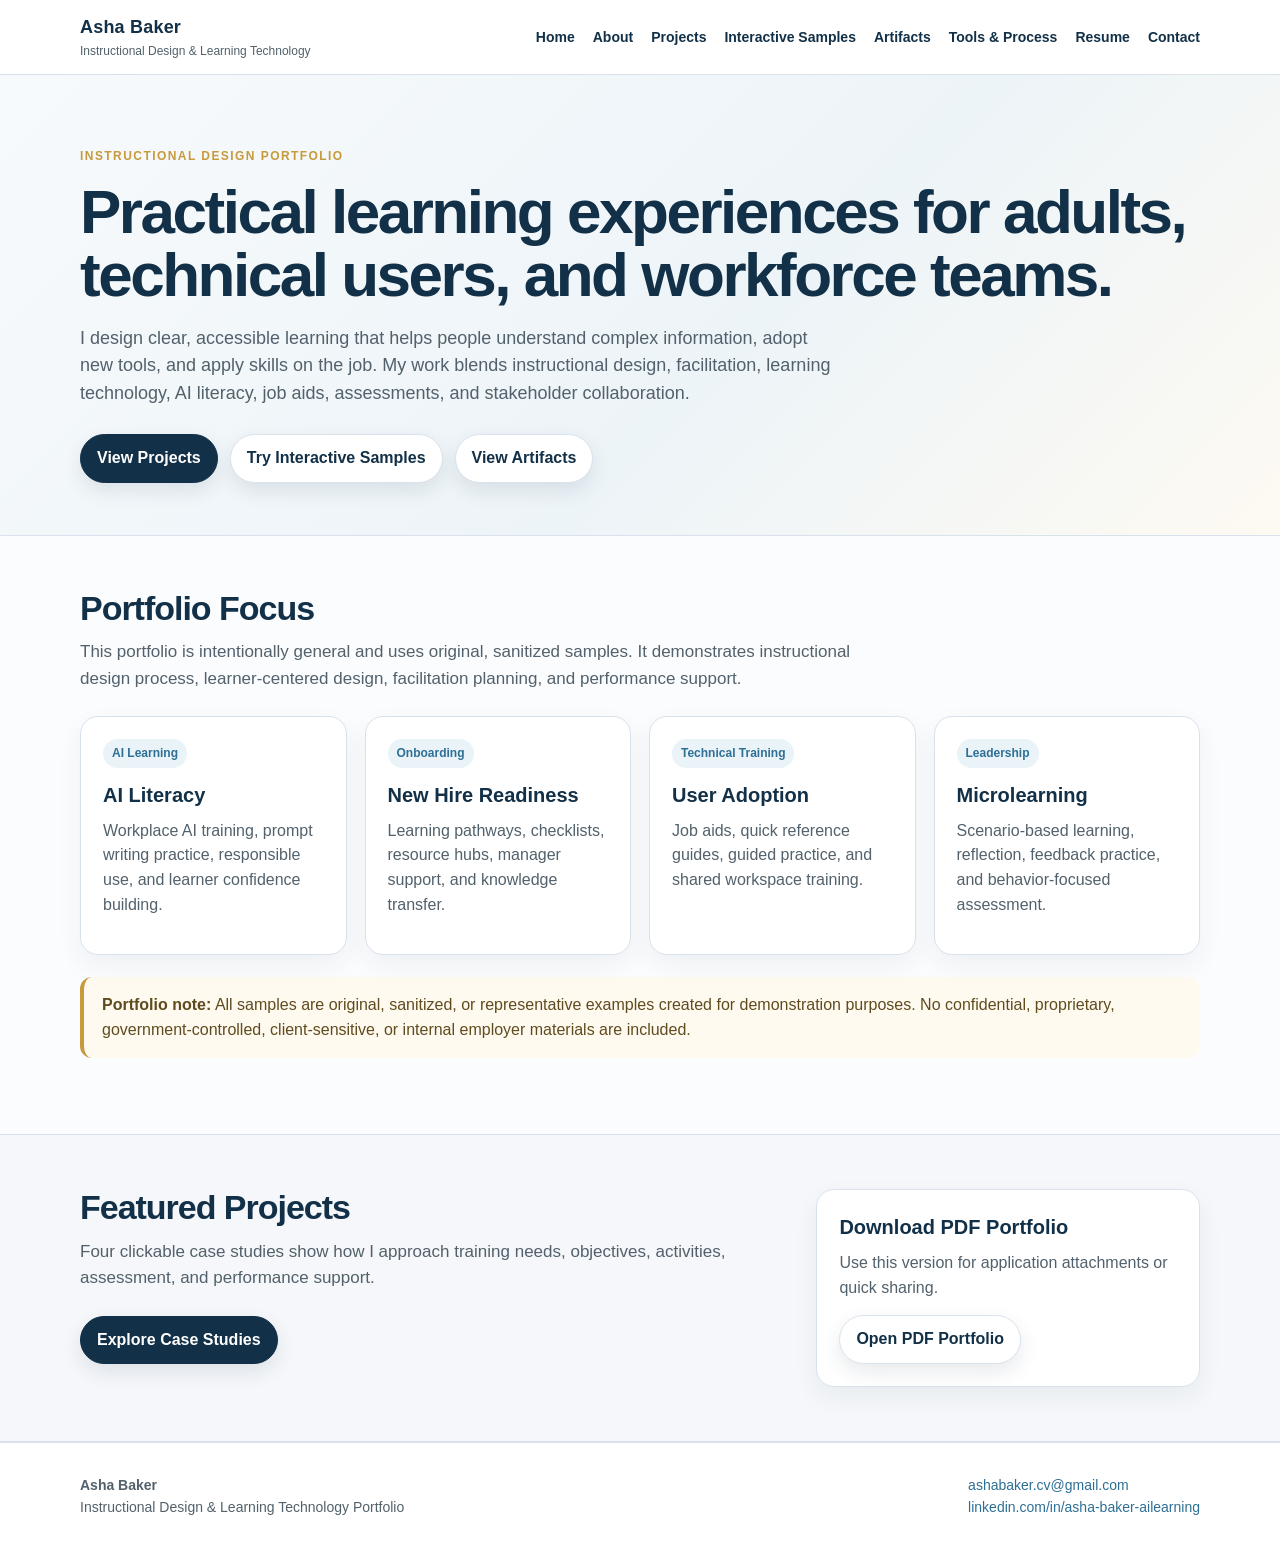
<file: index.html>
<!doctype html>
<html lang="en"><head><meta charset="utf-8"><meta name="viewport" content="width=device-width,initial-scale=1"><title>Home | Asha Baker</title><link rel="stylesheet" href="assets/styles.css"></head>
<body><header><div class="container nav"><a class="brand" href="index.html">Asha Baker<span>Instructional Design & Learning Technology</span></a><nav><ul><li><a href="index.html">Home</a></li><li><a href="about.html">About</a></li><li><a href="projects.html">Projects</a></li><li><a href="samples.html">Interactive Samples</a></li><li><a href="artifacts.html">Artifacts</a></li><li><a href="tools.html">Tools & Process</a></li><li><a href="resume.html">Resume</a></li><li><a href="contact.html">Contact</a></li></ul></nav></div></header>
<section class="hero"><div class="container"><div class="kicker">Instructional Design Portfolio</div><h1>Practical learning experiences for adults, technical users, and workforce teams.</h1><p>I design clear, accessible learning that helps people understand complex information, adopt new tools, and apply skills on the job. My work blends instructional design, facilitation, learning technology, AI literacy, job aids, assessments, and stakeholder collaboration.</p><div class="hero-actions"><a class="btn" href="projects.html">View Projects</a><a class="btn secondary" href="samples.html">Try Interactive Samples</a><a class="btn secondary" href="artifacts.html">View Artifacts</a></div></div></section>
<section class="section"><div class="container"><h2>Portfolio Focus</h2><p class="lead">This portfolio is intentionally general and uses original, sanitized samples. It demonstrates instructional design process, learner-centered design, facilitation planning, and performance support.</p><div class="grid cards"><div class="card"><span class="tag">AI Learning</span><h3>AI Literacy</h3><p>Workplace AI training, prompt writing practice, responsible use, and learner confidence building.</p></div><div class="card"><span class="tag">Onboarding</span><h3>New Hire Readiness</h3><p>Learning pathways, checklists, resource hubs, manager support, and knowledge transfer.</p></div><div class="card"><span class="tag">Technical Training</span><h3>User Adoption</h3><p>Job aids, quick reference guides, guided practice, and shared workspace training.</p></div><div class="card"><span class="tag">Leadership</span><h3>Microlearning</h3><p>Scenario-based learning, reflection, feedback practice, and behavior-focused assessment.</p></div></div><div class="disclaimer"><strong>Portfolio note:</strong> All samples are original, sanitized, or representative examples created for demonstration purposes. No confidential, proprietary, government-controlled, client-sensitive, or internal employer materials are included.</div></div></section>
<section class="section alt"><div class="container split"><div><h2>Featured Projects</h2><p class="lead">Four clickable case studies show how I approach training needs, objectives, activities, assessment, and performance support.</p><a class="btn" href="projects.html">Explore Case Studies</a></div><div class="card"><h3>Download PDF Portfolio</h3><p>Use this version for application attachments or quick sharing.</p><a class="btn secondary" href="Asha_Baker_Instructional_Design_Portfolio.pdf" target="_blank">Open PDF Portfolio</a></div></div></section>
<footer><div class="container footer-grid"><div><strong>Asha Baker</strong><br>Instructional Design & Learning Technology Portfolio</div><div><a href="mailto:ashabaker.cv@gmail.com">ashabaker.cv@gmail.com</a><br><a href="https://www.linkedin.com/in/asha-baker-ailearning/" target="_blank" rel="noopener">linkedin.com/in/asha-baker-ailearning</a></div></div></footer><script src="assets/script.js"></script></body></html>
</file>
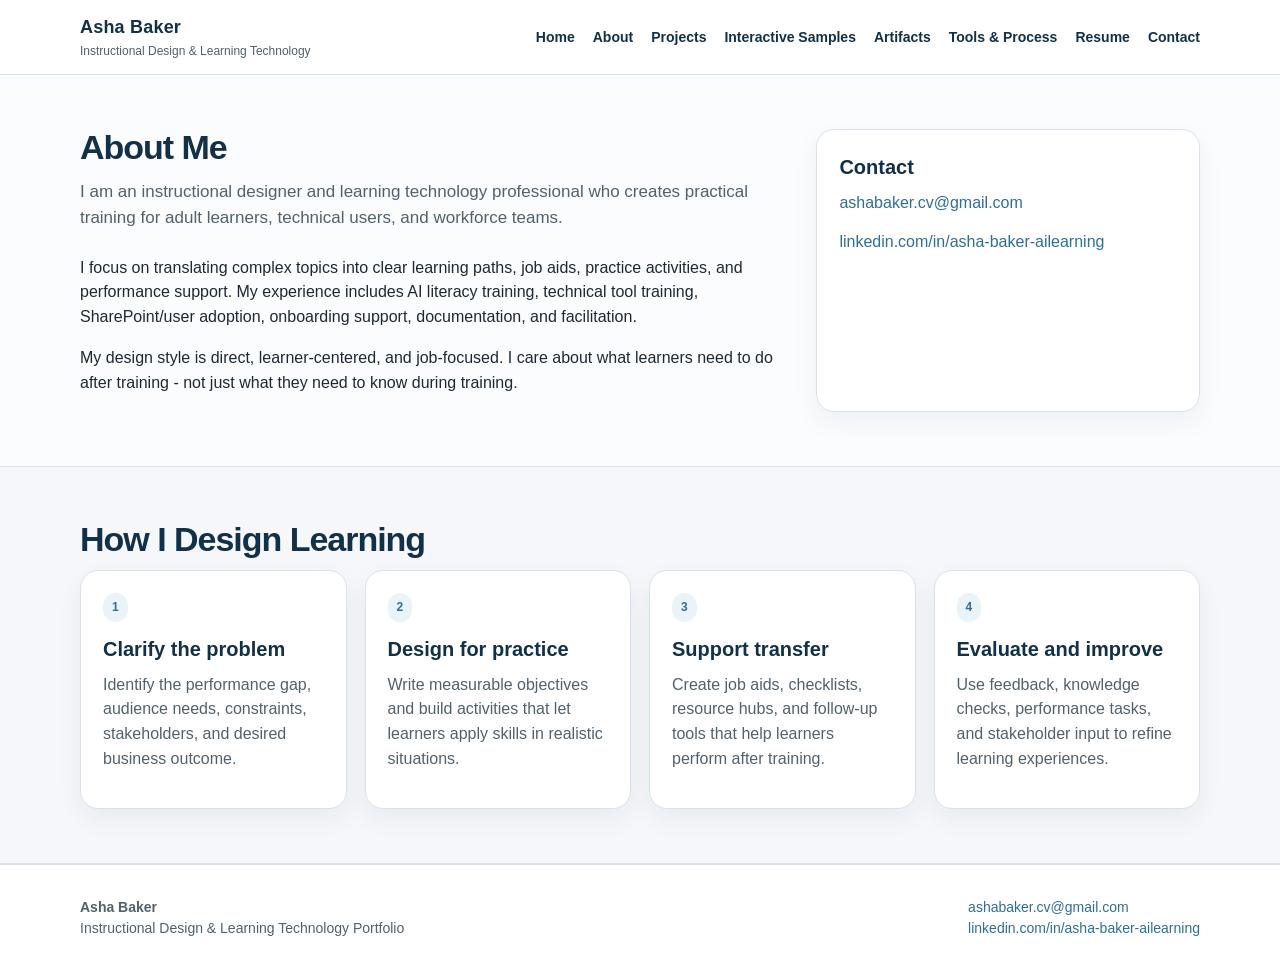
<file: about.html>
<!doctype html>
<html lang="en"><head><meta charset="utf-8"><meta name="viewport" content="width=device-width,initial-scale=1"><title>About | Asha Baker</title><link rel="stylesheet" href="assets/styles.css"></head>
<body><header><div class="container nav"><a class="brand" href="index.html">Asha Baker<span>Instructional Design & Learning Technology</span></a><nav><ul><li><a href="index.html">Home</a></li><li><a href="about.html">About</a></li><li><a href="projects.html">Projects</a></li><li><a href="samples.html">Interactive Samples</a></li><li><a href="artifacts.html">Artifacts</a></li><li><a href="tools.html">Tools & Process</a></li><li><a href="resume.html">Resume</a></li><li><a href="contact.html">Contact</a></li></ul></nav></div></header>
<section class="section"><div class="container split"><div><h2>About Me</h2><p class="lead">I am an instructional designer and learning technology professional who creates practical training for adult learners, technical users, and workforce teams.</p><p>I focus on translating complex topics into clear learning paths, job aids, practice activities, and performance support. My experience includes AI literacy training, technical tool training, SharePoint/user adoption, onboarding support, documentation, and facilitation.</p><p>My design style is direct, learner-centered, and job-focused. I care about what learners need to do after training - not just what they need to know during training.</p></div><div class="card"><h3>Contact</h3><p><a href="mailto:ashabaker.cv@gmail.com">ashabaker.cv@gmail.com</a></p><p><a href="https://www.linkedin.com/in/asha-baker-ailearning/" target="_blank" rel="noopener">linkedin.com/in/asha-baker-ailearning</a></p></div></div></section>
<section class="section alt"><div class="container"><h2>How I Design Learning</h2><div class="grid cards"><div class="card"><span class="tag">1</span><h3>Clarify the problem</h3><p>Identify the performance gap, audience needs, constraints, stakeholders, and desired business outcome.</p></div><div class="card"><span class="tag">2</span><h3>Design for practice</h3><p>Write measurable objectives and build activities that let learners apply skills in realistic situations.</p></div><div class="card"><span class="tag">3</span><h3>Support transfer</h3><p>Create job aids, checklists, resource hubs, and follow-up tools that help learners perform after training.</p></div><div class="card"><span class="tag">4</span><h3>Evaluate and improve</h3><p>Use feedback, knowledge checks, performance tasks, and stakeholder input to refine learning experiences.</p></div></div></div></section>
<footer><div class="container footer-grid"><div><strong>Asha Baker</strong><br>Instructional Design & Learning Technology Portfolio</div><div><a href="mailto:ashabaker.cv@gmail.com">ashabaker.cv@gmail.com</a><br><a href="https://www.linkedin.com/in/asha-baker-ailearning/" target="_blank" rel="noopener">linkedin.com/in/asha-baker-ailearning</a></div></div></footer><script src="assets/script.js"></script></body></html>
</file>
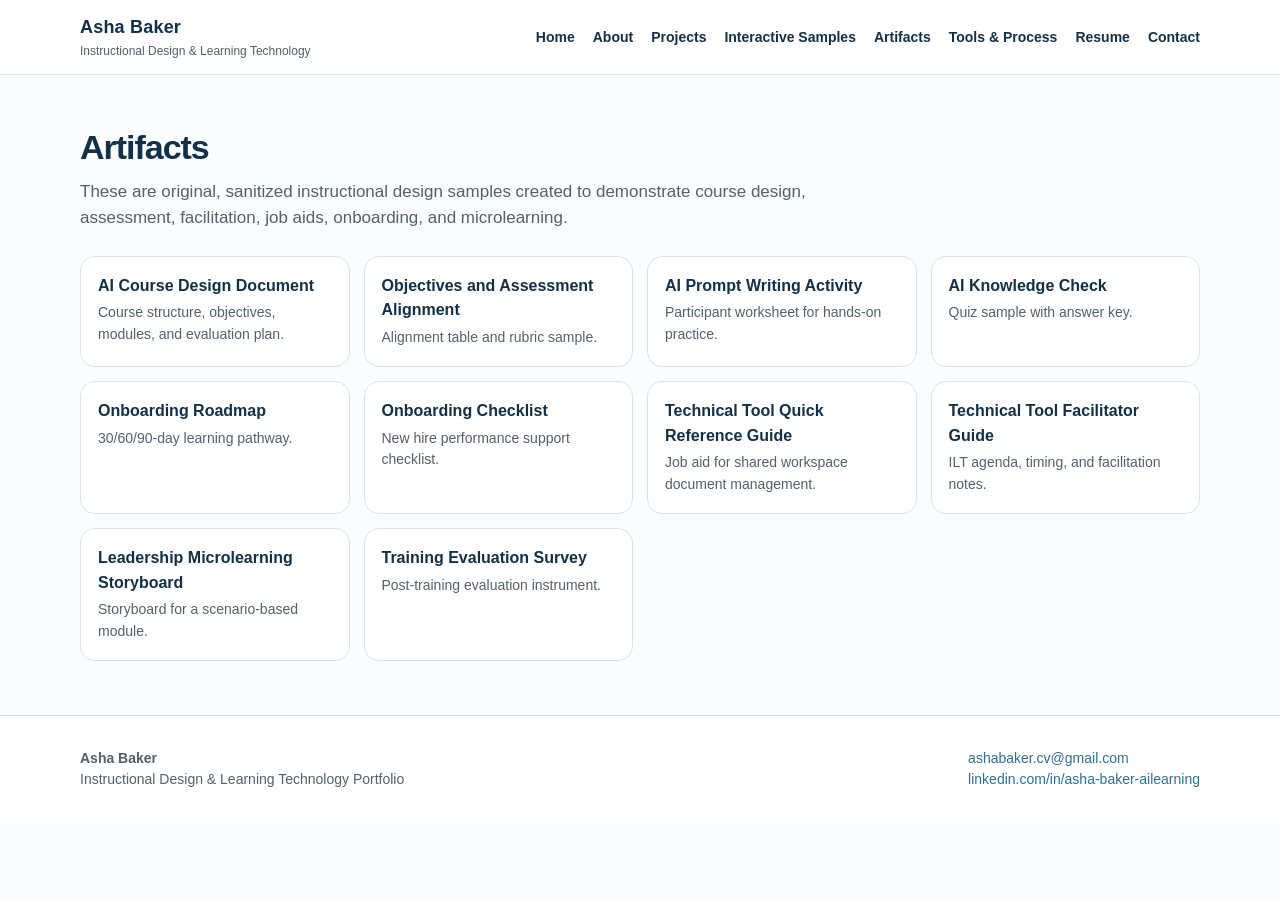
<file: artifacts.html>
<!doctype html>
<html lang="en"><head><meta charset="utf-8"><meta name="viewport" content="width=device-width,initial-scale=1"><title>Artifacts | Asha Baker</title><link rel="stylesheet" href="assets/styles.css"></head>
<body><header><div class="container nav"><a class="brand" href="index.html">Asha Baker<span>Instructional Design & Learning Technology</span></a><nav><ul><li><a href="index.html">Home</a></li><li><a href="about.html">About</a></li><li><a href="projects.html">Projects</a></li><li><a href="samples.html">Interactive Samples</a></li><li><a href="artifacts.html">Artifacts</a></li><li><a href="tools.html">Tools & Process</a></li><li><a href="resume.html">Resume</a></li><li><a href="contact.html">Contact</a></li></ul></nav></div></header><section class="section"><div class="container"><h2>Artifacts</h2><p class="lead">These are original, sanitized instructional design samples created to demonstrate course design, assessment, facilitation, job aids, onboarding, and microlearning.</p><div class="artifact-list"><a class="artifact" href="artifacts/AI_Workplace_Productivity_Course_Design.pdf" target="_blank"><strong>AI Course Design Document</strong><span>Course structure, objectives, modules, and evaluation plan.</span></a><a class="artifact" href="artifacts/Learning_Objectives_Assessment_Alignment.pdf" target="_blank"><strong>Objectives and Assessment Alignment</strong><span>Alignment table and rubric sample.</span></a><a class="artifact" href="artifacts/AI_Prompt_Writing_Activity.pdf" target="_blank"><strong>AI Prompt Writing Activity</strong><span>Participant worksheet for hands-on practice.</span></a><a class="artifact" href="artifacts/AI_Knowledge_Check_with_Answer_Key.pdf" target="_blank"><strong>AI Knowledge Check</strong><span>Quiz sample with answer key.</span></a><a class="artifact" href="artifacts/New_Hire_Onboarding_30_60_90_Roadmap.pdf" target="_blank"><strong>Onboarding Roadmap</strong><span>30/60/90-day learning pathway.</span></a><a class="artifact" href="artifacts/New_Hire_Onboarding_Checklist.pdf" target="_blank"><strong>Onboarding Checklist</strong><span>New hire performance support checklist.</span></a><a class="artifact" href="artifacts/Technical_Tool_Quick_Reference_Guide.pdf" target="_blank"><strong>Technical Tool Quick Reference Guide</strong><span>Job aid for shared workspace document management.</span></a><a class="artifact" href="artifacts/Facilitator_Guide_Technical_Tool_Training.pdf" target="_blank"><strong>Technical Tool Facilitator Guide</strong><span>ILT agenda, timing, and facilitation notes.</span></a><a class="artifact" href="artifacts/Leadership_Communication_Microlearning_Storyboard.pdf" target="_blank"><strong>Leadership Microlearning Storyboard</strong><span>Storyboard for a scenario-based module.</span></a><a class="artifact" href="artifacts/Training_Evaluation_Survey_Sample.pdf" target="_blank"><strong>Training Evaluation Survey</strong><span>Post-training evaluation instrument.</span></a></div></div></section><footer><div class="container footer-grid"><div><strong>Asha Baker</strong><br>Instructional Design & Learning Technology Portfolio</div><div><a href="mailto:ashabaker.cv@gmail.com">ashabaker.cv@gmail.com</a><br><a href="https://www.linkedin.com/in/asha-baker-ailearning/" target="_blank" rel="noopener">linkedin.com/in/asha-baker-ailearning</a></div></div></footer><script src="assets/script.js"></script></body></html>
</file>
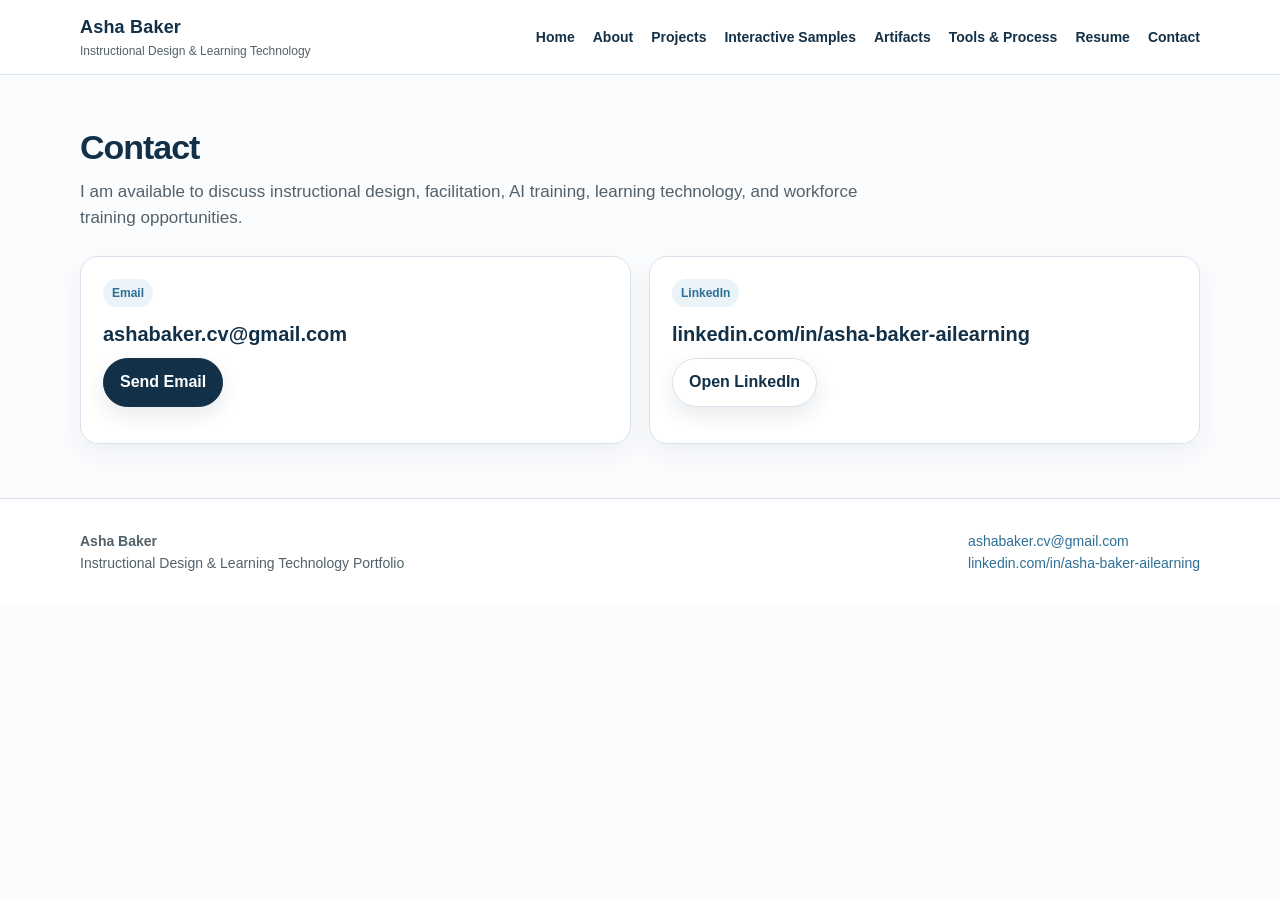
<file: contact.html>
<!doctype html>
<html lang="en"><head><meta charset="utf-8"><meta name="viewport" content="width=device-width,initial-scale=1"><title>Contact | Asha Baker</title><link rel="stylesheet" href="assets/styles.css"></head>
<body><header><div class="container nav"><a class="brand" href="index.html">Asha Baker<span>Instructional Design & Learning Technology</span></a><nav><ul><li><a href="index.html">Home</a></li><li><a href="about.html">About</a></li><li><a href="projects.html">Projects</a></li><li><a href="samples.html">Interactive Samples</a></li><li><a href="artifacts.html">Artifacts</a></li><li><a href="tools.html">Tools & Process</a></li><li><a href="resume.html">Resume</a></li><li><a href="contact.html">Contact</a></li></ul></nav></div></header>
<section class="section"><div class="container"><h2>Contact</h2><p class="lead">I am available to discuss instructional design, facilitation, AI training, learning technology, and workforce training opportunities.</p><div class="grid cards"><div class="card"><span class="tag">Email</span><h3>ashabaker.cv@gmail.com</h3><p><a class="btn" href="mailto:ashabaker.cv@gmail.com">Send Email</a></p></div><div class="card"><span class="tag">LinkedIn</span><h3>linkedin.com/in/asha-baker-ailearning</h3><p><a class="btn secondary" href="https://www.linkedin.com/in/asha-baker-ailearning/" target="_blank" rel="noopener">Open LinkedIn</a></p></div></div></div></section>
<footer><div class="container footer-grid"><div><strong>Asha Baker</strong><br>Instructional Design & Learning Technology Portfolio</div><div><a href="mailto:ashabaker.cv@gmail.com">ashabaker.cv@gmail.com</a><br><a href="https://www.linkedin.com/in/asha-baker-ailearning/" target="_blank" rel="noopener">linkedin.com/in/asha-baker-ailearning</a></div></div></footer><script src="assets/script.js"></script></body></html>
</file>
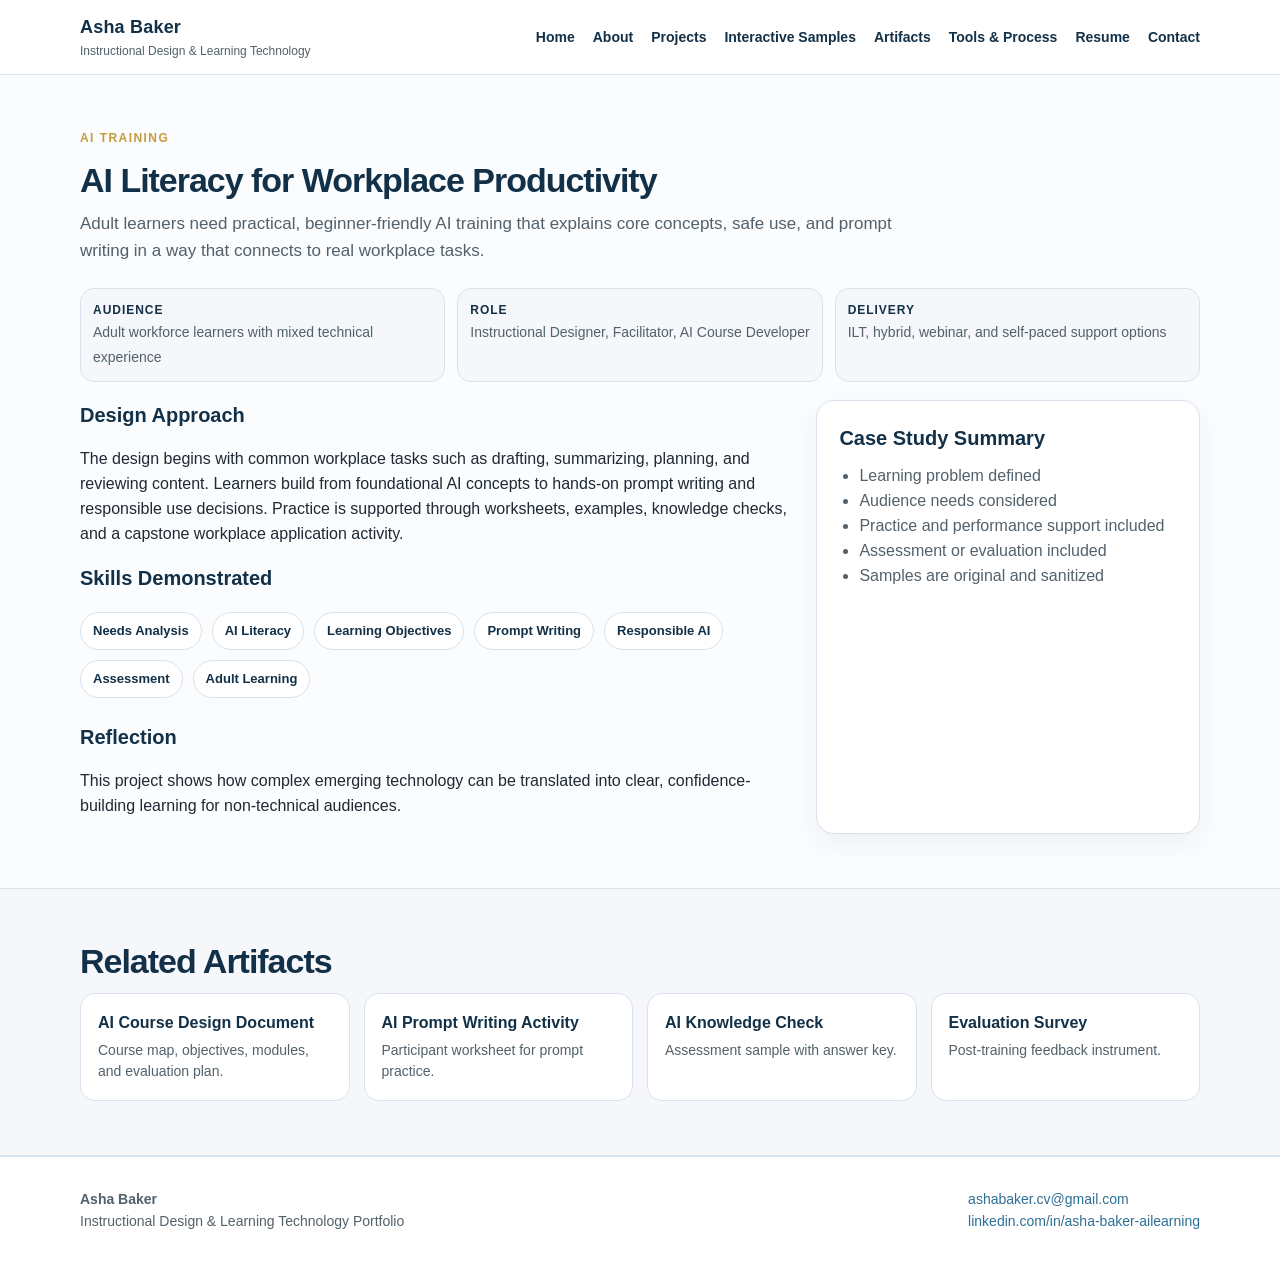
<file: project-ai.html>
<!doctype html>
<html lang="en"><head><meta charset="utf-8"><meta name="viewport" content="width=device-width,initial-scale=1"><title>AI Literacy for Workplace Productivity | Asha Baker</title><link rel="stylesheet" href="assets/styles.css"></head>
<body><header><div class="container nav"><a class="brand" href="index.html">Asha Baker<span>Instructional Design & Learning Technology</span></a><nav><ul><li><a href="index.html">Home</a></li><li><a href="about.html">About</a></li><li><a href="projects.html">Projects</a></li><li><a href="samples.html">Interactive Samples</a></li><li><a href="artifacts.html">Artifacts</a></li><li><a href="tools.html">Tools & Process</a></li><li><a href="resume.html">Resume</a></li><li><a href="contact.html">Contact</a></li></ul></nav></div></header>
<section class="section"><div class="container"><div class="kicker">AI Training</div><h2>AI Literacy for Workplace Productivity</h2><p class="lead">Adult learners need practical, beginner-friendly AI training that explains core concepts, safe use, and prompt writing in a way that connects to real workplace tasks.</p><div class="meta"><div><strong>Audience</strong><span>Adult workforce learners with mixed technical experience</span></div><div><strong>Role</strong><span>Instructional Designer, Facilitator, AI Course Developer</span></div><div><strong>Delivery</strong><span>ILT, hybrid, webinar, and self-paced support options</span></div></div><div class="split"><div><h3>Design Approach</h3><p>The design begins with common workplace tasks such as drafting, summarizing, planning, and reviewing content. Learners build from foundational AI concepts to hands-on prompt writing and responsible use decisions. Practice is supported through worksheets, examples, knowledge checks, and a capstone workplace application activity.</p><h3>Skills Demonstrated</h3><div class="pill-list"><span class="pill">Needs Analysis</span><span class="pill">AI Literacy</span><span class="pill">Learning Objectives</span><span class="pill">Prompt Writing</span><span class="pill">Responsible AI</span><span class="pill">Assessment</span><span class="pill">Adult Learning</span></div><h3 style="margin-top:24px">Reflection</h3><p>This project shows how complex emerging technology can be translated into clear, confidence-building learning for non-technical audiences.</p></div><div class="card"><h3>Case Study Summary</h3><ul><li>Learning problem defined</li><li>Audience needs considered</li><li>Practice and performance support included</li><li>Assessment or evaluation included</li><li>Samples are original and sanitized</li></ul></div></div></div></section><section class="section alt"><div class="container"><h2>Related Artifacts</h2><div class="artifact-list"><a class="artifact" href="artifacts/AI_Workplace_Productivity_Course_Design.pdf" target="_blank"><strong>AI Course Design Document</strong><span>Course map, objectives, modules, and evaluation plan.</span></a><a class="artifact" href="artifacts/AI_Prompt_Writing_Activity.pdf" target="_blank"><strong>AI Prompt Writing Activity</strong><span>Participant worksheet for prompt practice.</span></a><a class="artifact" href="artifacts/AI_Knowledge_Check_with_Answer_Key.pdf" target="_blank"><strong>AI Knowledge Check</strong><span>Assessment sample with answer key.</span></a><a class="artifact" href="artifacts/Training_Evaluation_Survey_Sample.pdf" target="_blank"><strong>Evaluation Survey</strong><span>Post-training feedback instrument.</span></a></div></div></section><footer><div class="container footer-grid"><div><strong>Asha Baker</strong><br>Instructional Design & Learning Technology Portfolio</div><div><a href="mailto:ashabaker.cv@gmail.com">ashabaker.cv@gmail.com</a><br><a href="https://www.linkedin.com/in/asha-baker-ailearning/" target="_blank" rel="noopener">linkedin.com/in/asha-baker-ailearning</a></div></div></footer><script src="assets/script.js"></script></body></html>
</file>
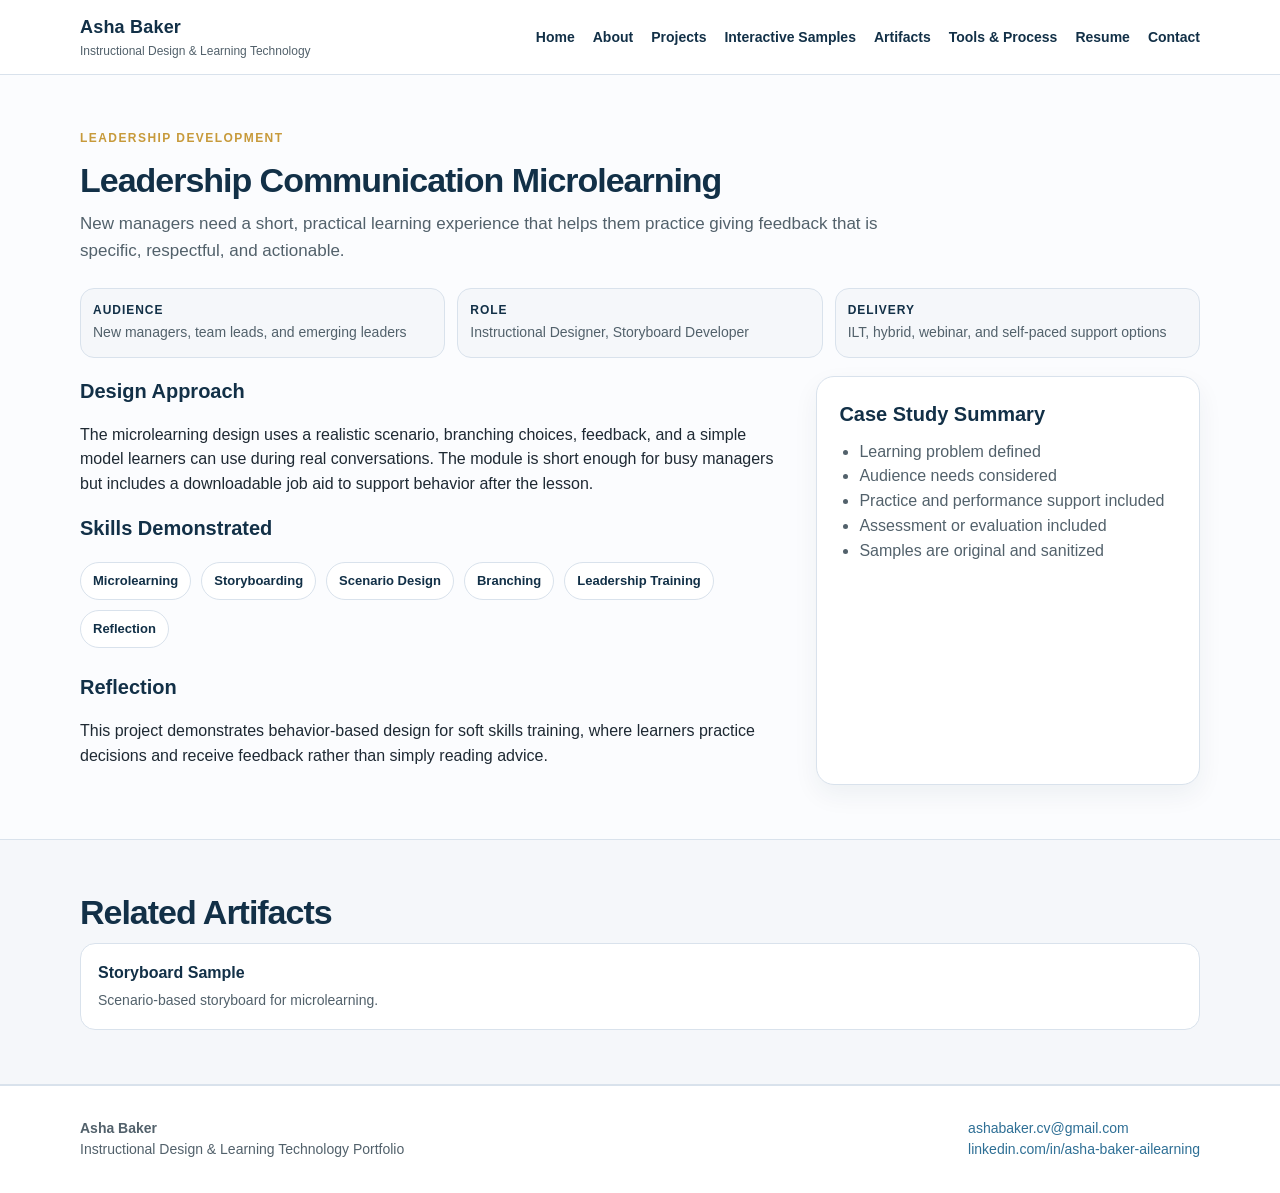
<file: project-leadership.html>
<!doctype html>
<html lang="en"><head><meta charset="utf-8"><meta name="viewport" content="width=device-width,initial-scale=1"><title>Leadership Communication Microlearning | Asha Baker</title><link rel="stylesheet" href="assets/styles.css"></head>
<body><header><div class="container nav"><a class="brand" href="index.html">Asha Baker<span>Instructional Design & Learning Technology</span></a><nav><ul><li><a href="index.html">Home</a></li><li><a href="about.html">About</a></li><li><a href="projects.html">Projects</a></li><li><a href="samples.html">Interactive Samples</a></li><li><a href="artifacts.html">Artifacts</a></li><li><a href="tools.html">Tools & Process</a></li><li><a href="resume.html">Resume</a></li><li><a href="contact.html">Contact</a></li></ul></nav></div></header>
<section class="section"><div class="container"><div class="kicker">Leadership Development</div><h2>Leadership Communication Microlearning</h2><p class="lead">New managers need a short, practical learning experience that helps them practice giving feedback that is specific, respectful, and actionable.</p><div class="meta"><div><strong>Audience</strong><span>New managers, team leads, and emerging leaders</span></div><div><strong>Role</strong><span>Instructional Designer, Storyboard Developer</span></div><div><strong>Delivery</strong><span>ILT, hybrid, webinar, and self-paced support options</span></div></div><div class="split"><div><h3>Design Approach</h3><p>The microlearning design uses a realistic scenario, branching choices, feedback, and a simple model learners can use during real conversations. The module is short enough for busy managers but includes a downloadable job aid to support behavior after the lesson.</p><h3>Skills Demonstrated</h3><div class="pill-list"><span class="pill">Microlearning</span><span class="pill">Storyboarding</span><span class="pill">Scenario Design</span><span class="pill">Branching</span><span class="pill">Leadership Training</span><span class="pill">Reflection</span></div><h3 style="margin-top:24px">Reflection</h3><p>This project demonstrates behavior-based design for soft skills training, where learners practice decisions and receive feedback rather than simply reading advice.</p></div><div class="card"><h3>Case Study Summary</h3><ul><li>Learning problem defined</li><li>Audience needs considered</li><li>Practice and performance support included</li><li>Assessment or evaluation included</li><li>Samples are original and sanitized</li></ul></div></div></div></section><section class="section alt"><div class="container"><h2>Related Artifacts</h2><div class="artifact-list"><a class="artifact" href="artifacts/Leadership_Communication_Microlearning_Storyboard.pdf" target="_blank"><strong>Storyboard Sample</strong><span>Scenario-based storyboard for microlearning.</span></a></div></div></section><footer><div class="container footer-grid"><div><strong>Asha Baker</strong><br>Instructional Design & Learning Technology Portfolio</div><div><a href="mailto:ashabaker.cv@gmail.com">ashabaker.cv@gmail.com</a><br><a href="https://www.linkedin.com/in/asha-baker-ailearning/" target="_blank" rel="noopener">linkedin.com/in/asha-baker-ailearning</a></div></div></footer><script src="assets/script.js"></script></body></html>
</file>
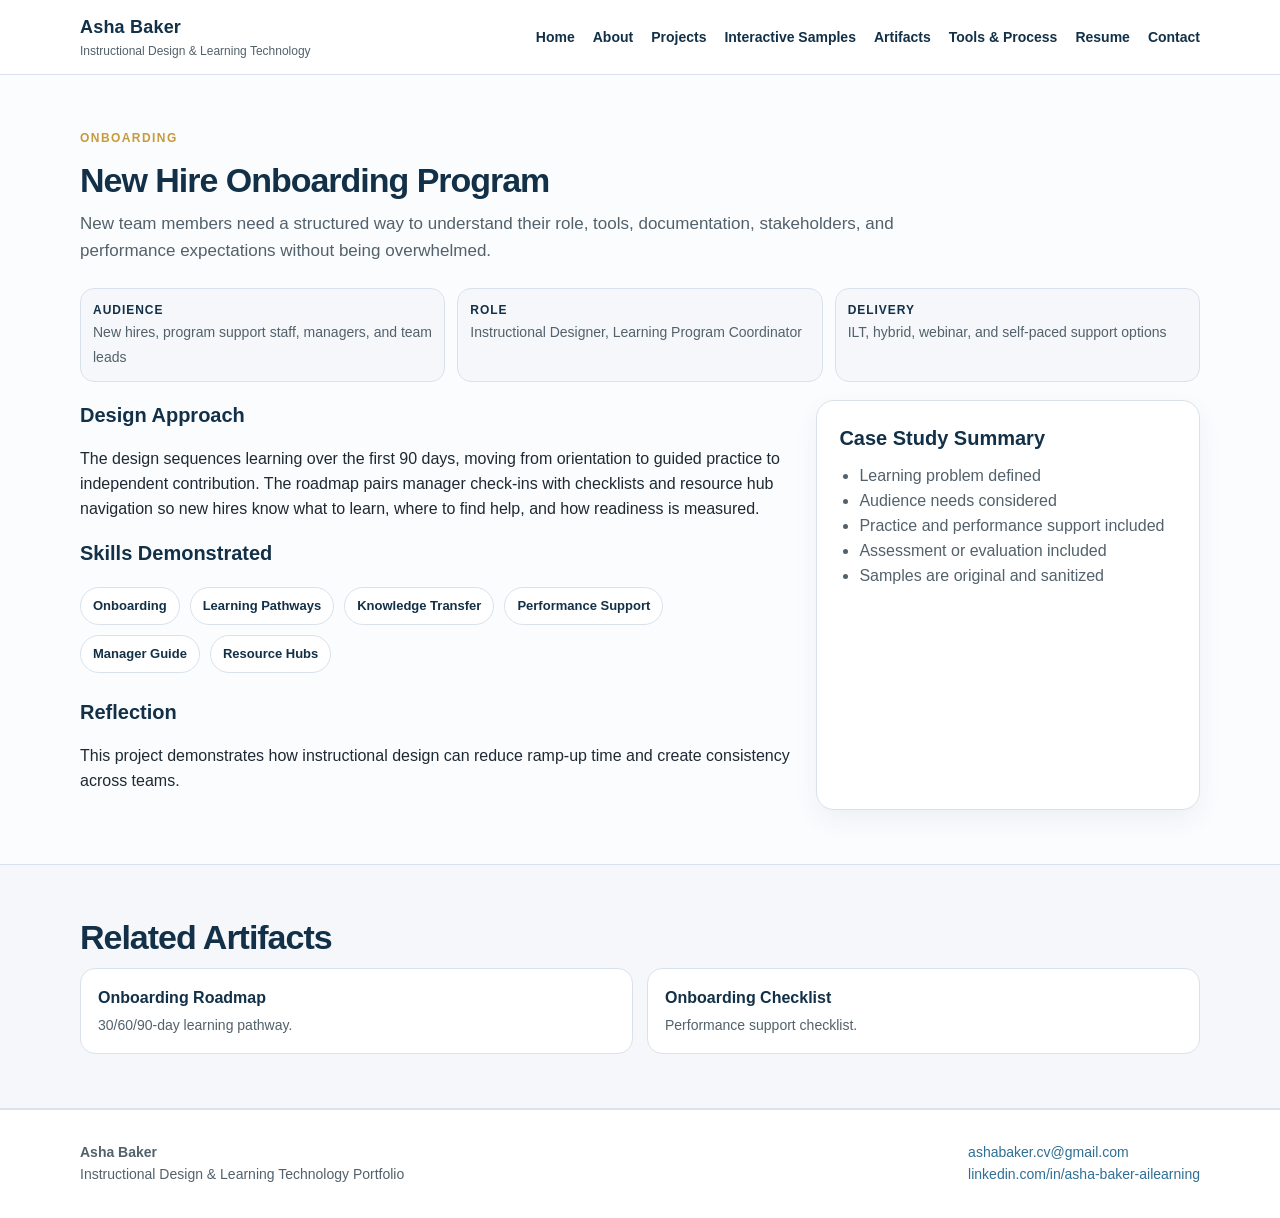
<file: project-onboarding.html>
<!doctype html>
<html lang="en"><head><meta charset="utf-8"><meta name="viewport" content="width=device-width,initial-scale=1"><title>New Hire Onboarding Program | Asha Baker</title><link rel="stylesheet" href="assets/styles.css"></head>
<body><header><div class="container nav"><a class="brand" href="index.html">Asha Baker<span>Instructional Design & Learning Technology</span></a><nav><ul><li><a href="index.html">Home</a></li><li><a href="about.html">About</a></li><li><a href="projects.html">Projects</a></li><li><a href="samples.html">Interactive Samples</a></li><li><a href="artifacts.html">Artifacts</a></li><li><a href="tools.html">Tools & Process</a></li><li><a href="resume.html">Resume</a></li><li><a href="contact.html">Contact</a></li></ul></nav></div></header>
<section class="section"><div class="container"><div class="kicker">Onboarding</div><h2>New Hire Onboarding Program</h2><p class="lead">New team members need a structured way to understand their role, tools, documentation, stakeholders, and performance expectations without being overwhelmed.</p><div class="meta"><div><strong>Audience</strong><span>New hires, program support staff, managers, and team leads</span></div><div><strong>Role</strong><span>Instructional Designer, Learning Program Coordinator</span></div><div><strong>Delivery</strong><span>ILT, hybrid, webinar, and self-paced support options</span></div></div><div class="split"><div><h3>Design Approach</h3><p>The design sequences learning over the first 90 days, moving from orientation to guided practice to independent contribution. The roadmap pairs manager check-ins with checklists and resource hub navigation so new hires know what to learn, where to find help, and how readiness is measured.</p><h3>Skills Demonstrated</h3><div class="pill-list"><span class="pill">Onboarding</span><span class="pill">Learning Pathways</span><span class="pill">Knowledge Transfer</span><span class="pill">Performance Support</span><span class="pill">Manager Guide</span><span class="pill">Resource Hubs</span></div><h3 style="margin-top:24px">Reflection</h3><p>This project demonstrates how instructional design can reduce ramp-up time and create consistency across teams.</p></div><div class="card"><h3>Case Study Summary</h3><ul><li>Learning problem defined</li><li>Audience needs considered</li><li>Practice and performance support included</li><li>Assessment or evaluation included</li><li>Samples are original and sanitized</li></ul></div></div></div></section><section class="section alt"><div class="container"><h2>Related Artifacts</h2><div class="artifact-list"><a class="artifact" href="artifacts/New_Hire_Onboarding_30_60_90_Roadmap.pdf" target="_blank"><strong>Onboarding Roadmap</strong><span>30/60/90-day learning pathway.</span></a><a class="artifact" href="artifacts/New_Hire_Onboarding_Checklist.pdf" target="_blank"><strong>Onboarding Checklist</strong><span>Performance support checklist.</span></a></div></div></section><footer><div class="container footer-grid"><div><strong>Asha Baker</strong><br>Instructional Design & Learning Technology Portfolio</div><div><a href="mailto:ashabaker.cv@gmail.com">ashabaker.cv@gmail.com</a><br><a href="https://www.linkedin.com/in/asha-baker-ailearning/" target="_blank" rel="noopener">linkedin.com/in/asha-baker-ailearning</a></div></div></footer><script src="assets/script.js"></script></body></html>
</file>
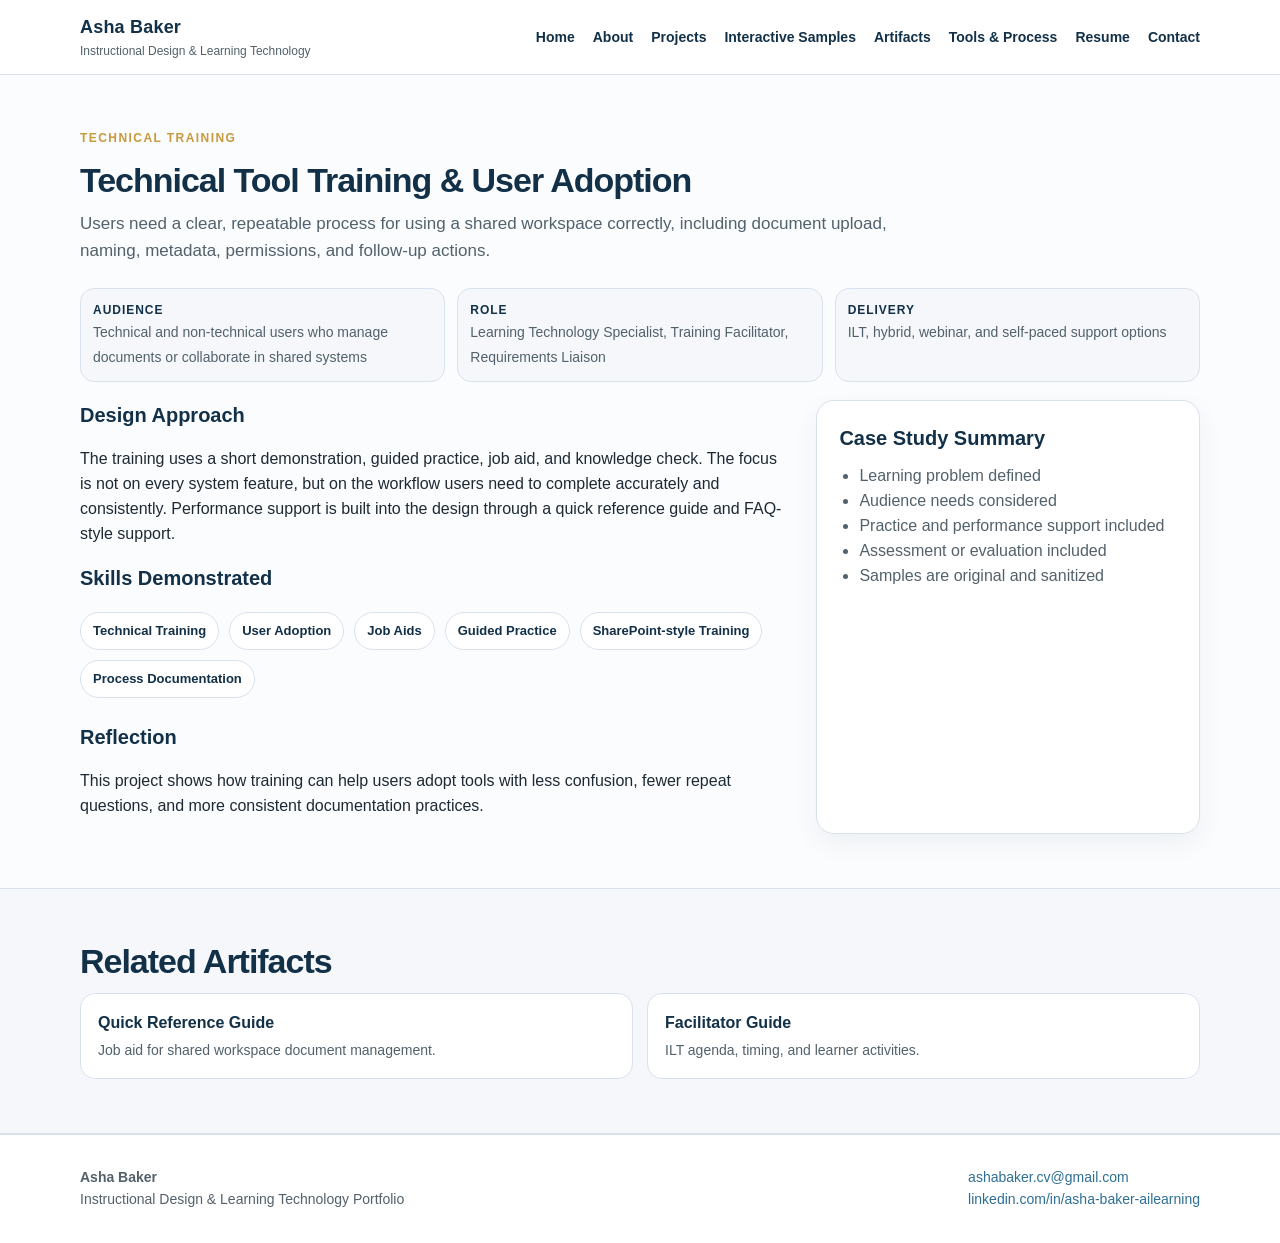
<file: project-technical.html>
<!doctype html>
<html lang="en"><head><meta charset="utf-8"><meta name="viewport" content="width=device-width,initial-scale=1"><title>Technical Tool Training &amp; User Adoption | Asha Baker</title><link rel="stylesheet" href="assets/styles.css"></head>
<body><header><div class="container nav"><a class="brand" href="index.html">Asha Baker<span>Instructional Design & Learning Technology</span></a><nav><ul><li><a href="index.html">Home</a></li><li><a href="about.html">About</a></li><li><a href="projects.html">Projects</a></li><li><a href="samples.html">Interactive Samples</a></li><li><a href="artifacts.html">Artifacts</a></li><li><a href="tools.html">Tools & Process</a></li><li><a href="resume.html">Resume</a></li><li><a href="contact.html">Contact</a></li></ul></nav></div></header>
<section class="section"><div class="container"><div class="kicker">Technical Training</div><h2>Technical Tool Training & User Adoption</h2><p class="lead">Users need a clear, repeatable process for using a shared workspace correctly, including document upload, naming, metadata, permissions, and follow-up actions.</p><div class="meta"><div><strong>Audience</strong><span>Technical and non-technical users who manage documents or collaborate in shared systems</span></div><div><strong>Role</strong><span>Learning Technology Specialist, Training Facilitator, Requirements Liaison</span></div><div><strong>Delivery</strong><span>ILT, hybrid, webinar, and self-paced support options</span></div></div><div class="split"><div><h3>Design Approach</h3><p>The training uses a short demonstration, guided practice, job aid, and knowledge check. The focus is not on every system feature, but on the workflow users need to complete accurately and consistently. Performance support is built into the design through a quick reference guide and FAQ-style support.</p><h3>Skills Demonstrated</h3><div class="pill-list"><span class="pill">Technical Training</span><span class="pill">User Adoption</span><span class="pill">Job Aids</span><span class="pill">Guided Practice</span><span class="pill">SharePoint-style Training</span><span class="pill">Process Documentation</span></div><h3 style="margin-top:24px">Reflection</h3><p>This project shows how training can help users adopt tools with less confusion, fewer repeat questions, and more consistent documentation practices.</p></div><div class="card"><h3>Case Study Summary</h3><ul><li>Learning problem defined</li><li>Audience needs considered</li><li>Practice and performance support included</li><li>Assessment or evaluation included</li><li>Samples are original and sanitized</li></ul></div></div></div></section><section class="section alt"><div class="container"><h2>Related Artifacts</h2><div class="artifact-list"><a class="artifact" href="artifacts/Technical_Tool_Quick_Reference_Guide.pdf" target="_blank"><strong>Quick Reference Guide</strong><span>Job aid for shared workspace document management.</span></a><a class="artifact" href="artifacts/Facilitator_Guide_Technical_Tool_Training.pdf" target="_blank"><strong>Facilitator Guide</strong><span>ILT agenda, timing, and learner activities.</span></a></div></div></section><footer><div class="container footer-grid"><div><strong>Asha Baker</strong><br>Instructional Design & Learning Technology Portfolio</div><div><a href="mailto:ashabaker.cv@gmail.com">ashabaker.cv@gmail.com</a><br><a href="https://www.linkedin.com/in/asha-baker-ailearning/" target="_blank" rel="noopener">linkedin.com/in/asha-baker-ailearning</a></div></div></footer><script src="assets/script.js"></script></body></html>
</file>
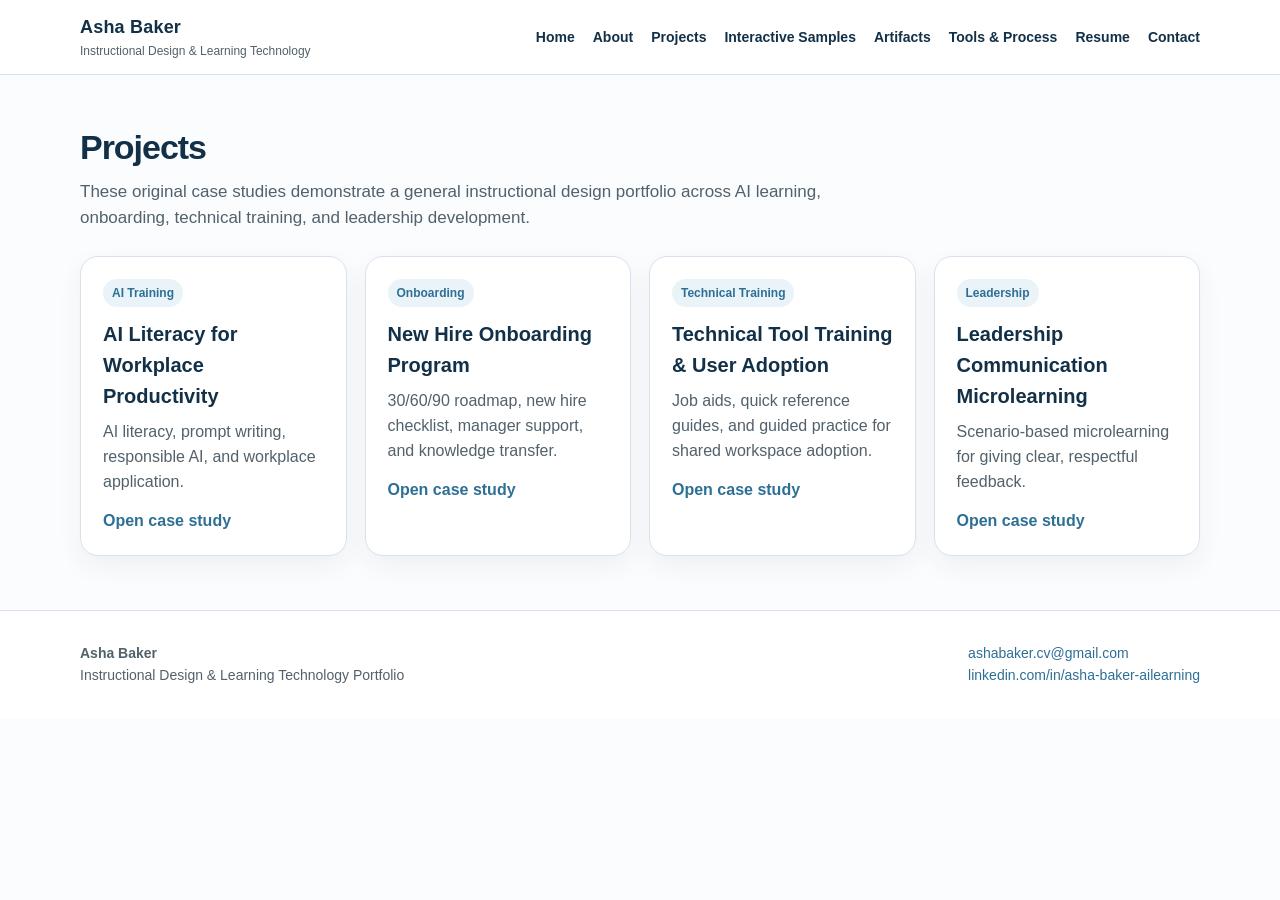
<file: projects.html>
<!doctype html>
<html lang="en"><head><meta charset="utf-8"><meta name="viewport" content="width=device-width,initial-scale=1"><title>Projects | Asha Baker</title><link rel="stylesheet" href="assets/styles.css"></head>
<body><header><div class="container nav"><a class="brand" href="index.html">Asha Baker<span>Instructional Design & Learning Technology</span></a><nav><ul><li><a href="index.html">Home</a></li><li><a href="about.html">About</a></li><li><a href="projects.html">Projects</a></li><li><a href="samples.html">Interactive Samples</a></li><li><a href="artifacts.html">Artifacts</a></li><li><a href="tools.html">Tools & Process</a></li><li><a href="resume.html">Resume</a></li><li><a href="contact.html">Contact</a></li></ul></nav></div></header><section class="section"><div class="container"><h2>Projects</h2><p class="lead">These original case studies demonstrate a general instructional design portfolio across AI learning, onboarding, technical training, and leadership development.</p><div class="grid cards"><a class="card" href="project-ai.html"><span class="tag">AI Training</span><h3>AI Literacy for Workplace Productivity</h3><p>AI literacy, prompt writing, responsible AI, and workplace application.</p><strong>Open case study</strong></a><a class="card" href="project-onboarding.html"><span class="tag">Onboarding</span><h3>New Hire Onboarding Program</h3><p>30/60/90 roadmap, new hire checklist, manager support, and knowledge transfer.</p><strong>Open case study</strong></a><a class="card" href="project-technical.html"><span class="tag">Technical Training</span><h3>Technical Tool Training & User Adoption</h3><p>Job aids, quick reference guides, and guided practice for shared workspace adoption.</p><strong>Open case study</strong></a><a class="card" href="project-leadership.html"><span class="tag">Leadership</span><h3>Leadership Communication Microlearning</h3><p>Scenario-based microlearning for giving clear, respectful feedback.</p><strong>Open case study</strong></a></div></div></section><footer><div class="container footer-grid"><div><strong>Asha Baker</strong><br>Instructional Design & Learning Technology Portfolio</div><div><a href="mailto:ashabaker.cv@gmail.com">ashabaker.cv@gmail.com</a><br><a href="https://www.linkedin.com/in/asha-baker-ailearning/" target="_blank" rel="noopener">linkedin.com/in/asha-baker-ailearning</a></div></div></footer><script src="assets/script.js"></script></body></html>
</file>
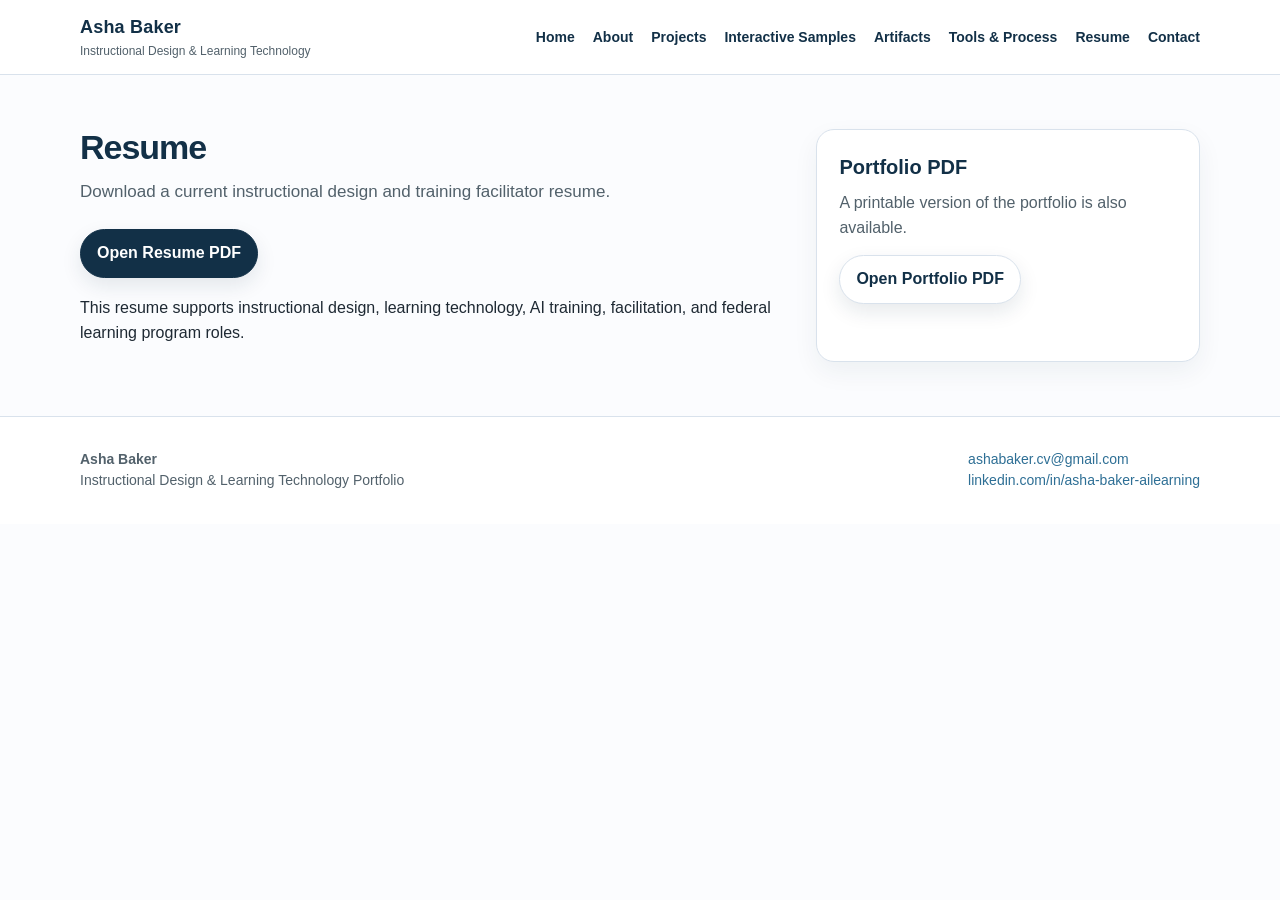
<file: resume.html>
<!doctype html>
<html lang="en"><head><meta charset="utf-8"><meta name="viewport" content="width=device-width,initial-scale=1"><title>Resume | Asha Baker</title><link rel="stylesheet" href="assets/styles.css"></head>
<body><header><div class="container nav"><a class="brand" href="index.html">Asha Baker<span>Instructional Design & Learning Technology</span></a><nav><ul><li><a href="index.html">Home</a></li><li><a href="about.html">About</a></li><li><a href="projects.html">Projects</a></li><li><a href="samples.html">Interactive Samples</a></li><li><a href="artifacts.html">Artifacts</a></li><li><a href="tools.html">Tools & Process</a></li><li><a href="resume.html">Resume</a></li><li><a href="contact.html">Contact</a></li></ul></nav></div></header>
<section class="section"><div class="container split"><div><h2>Resume</h2><p class="lead">Download a current instructional design and training facilitator resume.</p><a class="btn" href="resume/Asha_Baker_Instructional_Designer_Training_Facilitator_Resume.pdf" target="_blank">Open Resume PDF</a><p style="margin-top:18px">This resume supports instructional design, learning technology, AI training, facilitation, and federal learning program roles.</p></div><div class="card"><h3>Portfolio PDF</h3><p>A printable version of the portfolio is also available.</p><a class="btn secondary" href="Asha_Baker_Instructional_Design_Portfolio.pdf" target="_blank">Open Portfolio PDF</a></div></div></section>
<footer><div class="container footer-grid"><div><strong>Asha Baker</strong><br>Instructional Design & Learning Technology Portfolio</div><div><a href="mailto:ashabaker.cv@gmail.com">ashabaker.cv@gmail.com</a><br><a href="https://www.linkedin.com/in/asha-baker-ailearning/" target="_blank" rel="noopener">linkedin.com/in/asha-baker-ailearning</a></div></div></footer><script src="assets/script.js"></script></body></html>
</file>
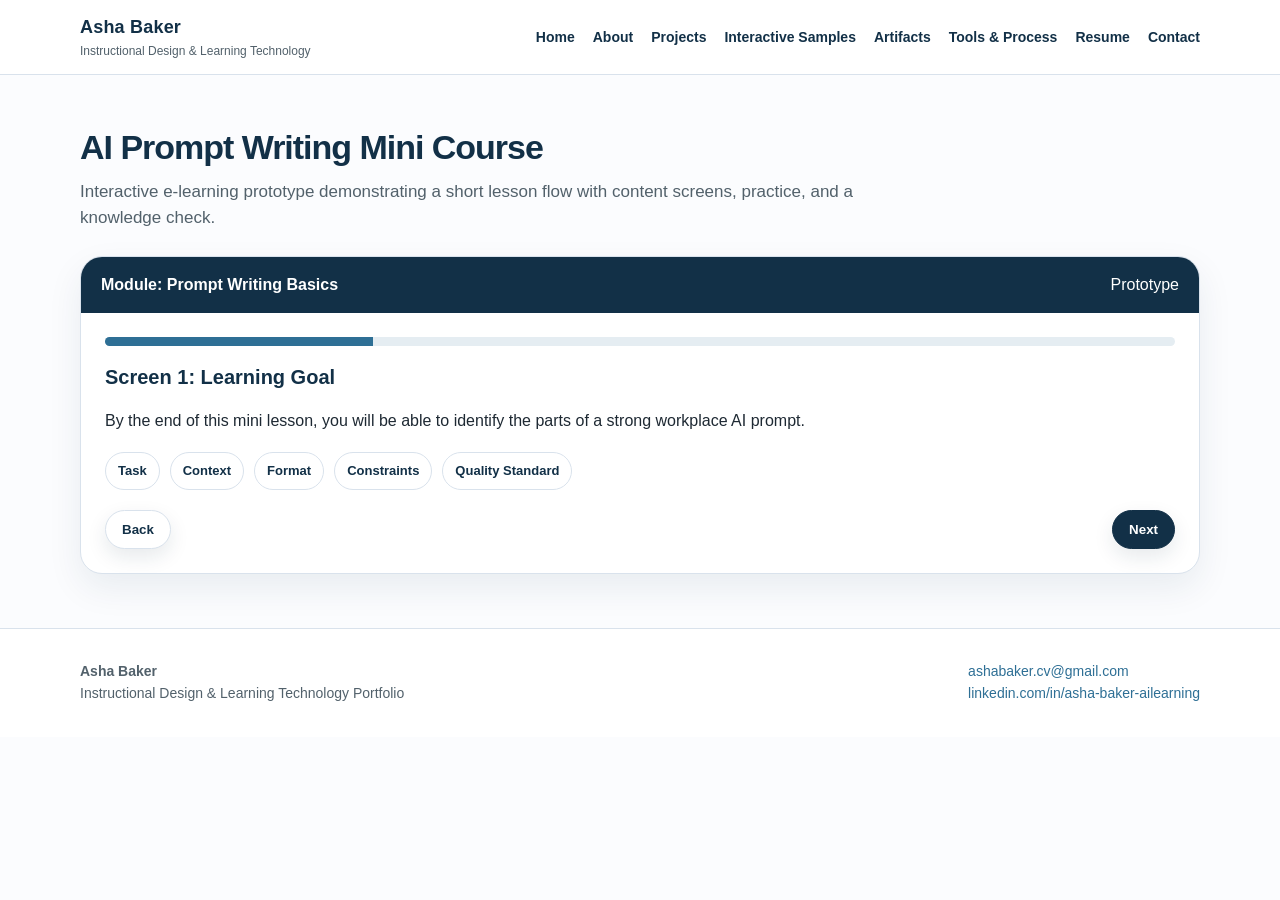
<file: sample-ai-mini-course.html>
<!doctype html>
<html lang="en"><head><meta charset="utf-8"><meta name="viewport" content="width=device-width,initial-scale=1"><title>AI Prompt Writing Mini Course | Asha Baker</title><link rel="stylesheet" href="assets/styles.css"></head>
<body><header><div class="container nav"><a class="brand" href="index.html">Asha Baker<span>Instructional Design & Learning Technology</span></a><nav><ul><li><a href="index.html">Home</a></li><li><a href="about.html">About</a></li><li><a href="projects.html">Projects</a></li><li><a href="samples.html">Interactive Samples</a></li><li><a href="artifacts.html">Artifacts</a></li><li><a href="tools.html">Tools & Process</a></li><li><a href="resume.html">Resume</a></li><li><a href="contact.html">Contact</a></li></ul></nav></div></header>
<section class="section"><div class="container"><h2>AI Prompt Writing Mini Course</h2><p class="lead">Interactive e-learning prototype demonstrating a short lesson flow with content screens, practice, and a knowledge check.</p><div class="sample-shell"><div class="sample-header"><strong>Module: Prompt Writing Basics</strong><span>Prototype</span></div><div class="sample-body"><div class="progress"><span></span></div><div class="screen active"><h3>Screen 1: Learning Goal</h3><p>By the end of this mini lesson, you will be able to identify the parts of a strong workplace AI prompt.</p><div class="pill-list"><span class="pill">Task</span><span class="pill">Context</span><span class="pill">Format</span><span class="pill">Constraints</span><span class="pill">Quality Standard</span></div></div><div class="screen"><h3>Screen 2: Weak vs Strong Prompt</h3><p><strong>Weak prompt:</strong> Make this better.</p><p><strong>Strong prompt:</strong> Rewrite the following email for a project manager. Keep it professional, brief, and respectful. Preserve the meaning, use 5 sentences or fewer, and provide one optional subject line.</p></div><div class="screen"><h3>Screen 3: Practice Prompt Builder</h3><p>Choose the missing element: "Summarize these meeting notes in 5 bullets for a project lead, highlighting decisions, risks, and next steps."</p><button class="choice" onclick="showFeedback('fb1')">Task and format</button><button class="choice" onclick="showFeedback('fb2')">Only tone</button><button class="choice" onclick="showFeedback('fb3')">Only role</button><div id="fb1" class="feedback"><strong>Correct.</strong> The prompt states the task and desired format. It also includes audience and focus areas.</div><div id="fb2" class="feedback">Not quite. Tone is not the main element being demonstrated here.</div><div id="fb3" class="feedback">Not quite. The prompt includes more than role; it includes task and format.</div></div><div class="screen"><h3>Screen 4: Job Application</h3><p>Before using AI-generated content, review it for accuracy, privacy, tone, and policy alignment.</p><a class="btn secondary" href="artifacts/AI_Prompt_Writing_Activity.pdf" target="_blank">Open Activity PDF</a></div><div class="sample-controls"><button class="btn secondary" onclick="moveScreen(-1)">Back</button><button class="btn" onclick="moveScreen(1)">Next</button></div></div></div></div></section>
<footer><div class="container footer-grid"><div><strong>Asha Baker</strong><br>Instructional Design & Learning Technology Portfolio</div><div><a href="mailto:ashabaker.cv@gmail.com">ashabaker.cv@gmail.com</a><br><a href="https://www.linkedin.com/in/asha-baker-ailearning/" target="_blank" rel="noopener">linkedin.com/in/asha-baker-ailearning</a></div></div></footer><script src="assets/script.js"></script></body></html>
</file>
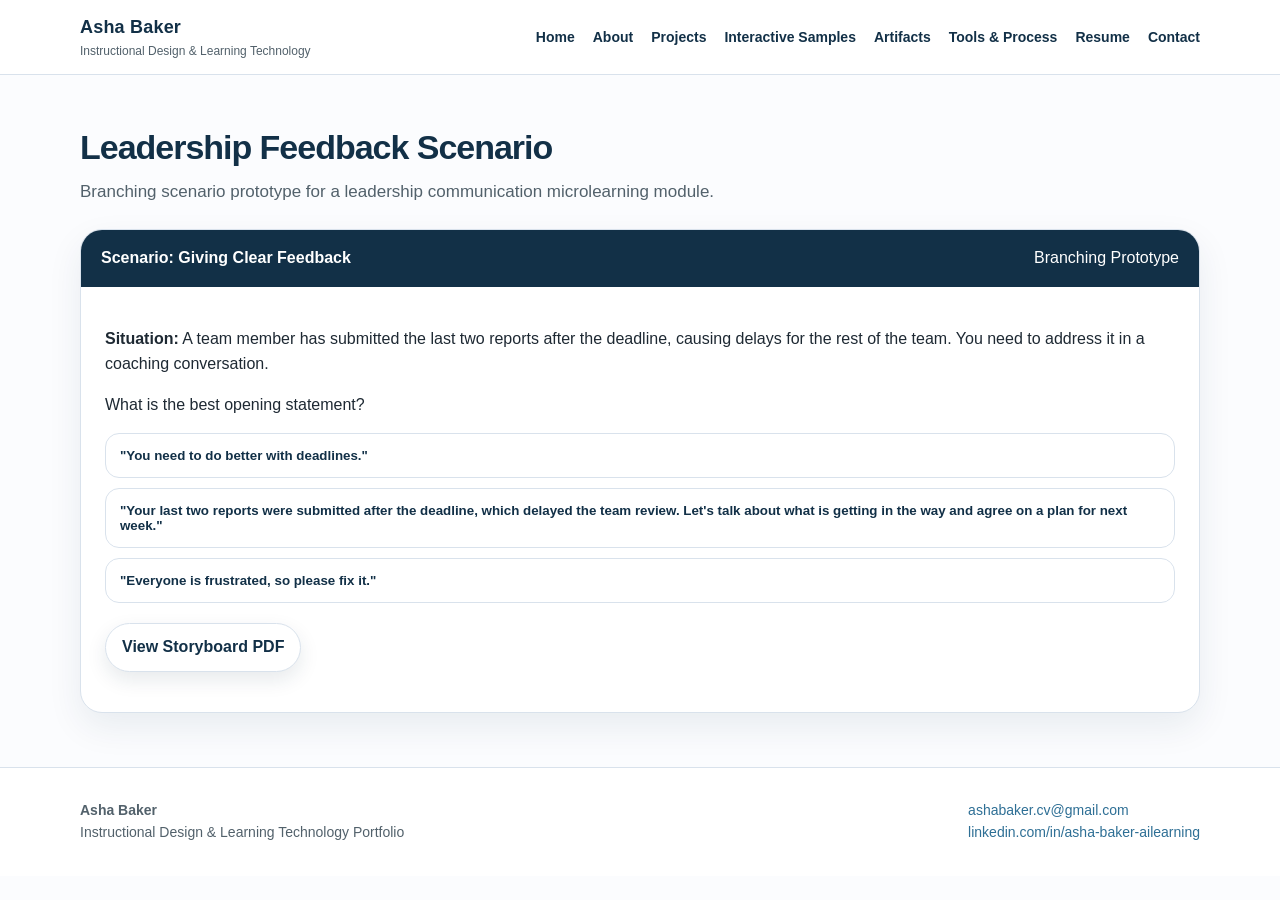
<file: sample-branching.html>
<!doctype html>
<html lang="en"><head><meta charset="utf-8"><meta name="viewport" content="width=device-width,initial-scale=1"><title>Leadership Feedback Scenario | Asha Baker</title><link rel="stylesheet" href="assets/styles.css"></head>
<body><header><div class="container nav"><a class="brand" href="index.html">Asha Baker<span>Instructional Design & Learning Technology</span></a><nav><ul><li><a href="index.html">Home</a></li><li><a href="about.html">About</a></li><li><a href="projects.html">Projects</a></li><li><a href="samples.html">Interactive Samples</a></li><li><a href="artifacts.html">Artifacts</a></li><li><a href="tools.html">Tools & Process</a></li><li><a href="resume.html">Resume</a></li><li><a href="contact.html">Contact</a></li></ul></nav></div></header>
<section class="section"><div class="container"><h2>Leadership Feedback Scenario</h2><p class="lead">Branching scenario prototype for a leadership communication microlearning module.</p><div class="sample-shell"><div class="sample-header"><strong>Scenario: Giving Clear Feedback</strong><span>Branching Prototype</span></div><div class="sample-body"><p><strong>Situation:</strong> A team member has submitted the last two reports after the deadline, causing delays for the rest of the team. You need to address it in a coaching conversation.</p><p>What is the best opening statement?</p><button class="choice" onclick="showFeedback('b1')">"You need to do better with deadlines."</button><button class="choice" onclick="showFeedback('b2')">"Your last two reports were submitted after the deadline, which delayed the team review. Let's talk about what is getting in the way and agree on a plan for next week."</button><button class="choice" onclick="showFeedback('b3')">"Everyone is frustrated, so please fix it."</button><div id="b1" class="feedback">This is too vague. The learner needs specific behavior, impact, and next step.</div><div id="b2" class="feedback"><strong>Best choice.</strong> This response names the behavior, explains impact, invites discussion, and sets up a next step.</div><div id="b3" class="feedback">This may create defensiveness. It references group emotion but does not clearly describe the behavior or desired change.</div><p style="margin-top:20px"><a class="btn secondary" href="artifacts/Leadership_Communication_Microlearning_Storyboard.pdf" target="_blank">View Storyboard PDF</a></p></div></div></div></section>
<footer><div class="container footer-grid"><div><strong>Asha Baker</strong><br>Instructional Design & Learning Technology Portfolio</div><div><a href="mailto:ashabaker.cv@gmail.com">ashabaker.cv@gmail.com</a><br><a href="https://www.linkedin.com/in/asha-baker-ailearning/" target="_blank" rel="noopener">linkedin.com/in/asha-baker-ailearning</a></div></div></footer><script src="assets/script.js"></script></body></html>
</file>
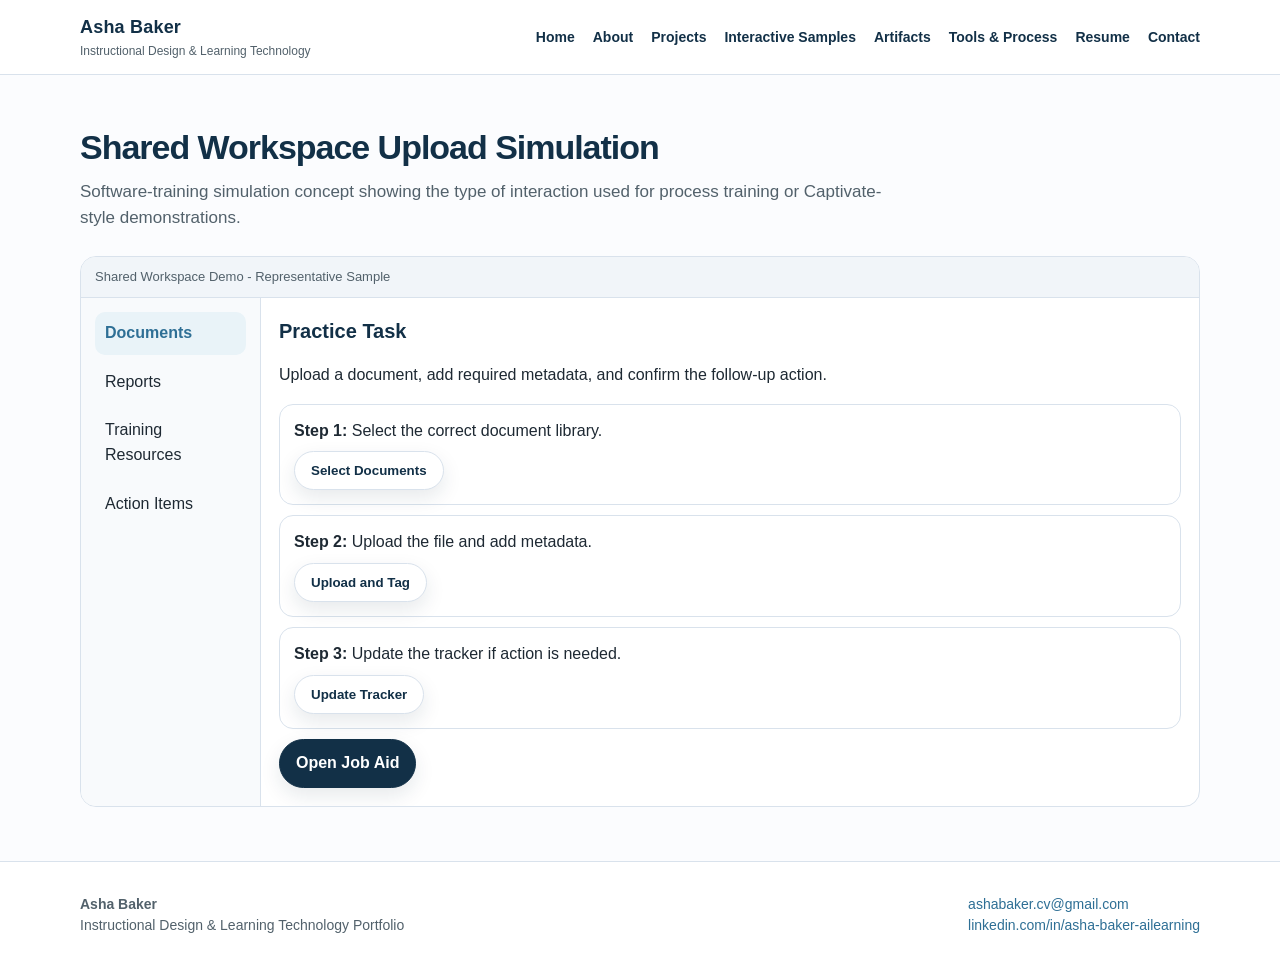
<file: sample-software.html>
<!doctype html>
<html lang="en"><head><meta charset="utf-8"><meta name="viewport" content="width=device-width,initial-scale=1"><title>Software Simulation Concept | Asha Baker</title><link rel="stylesheet" href="assets/styles.css"></head>
<body><header><div class="container nav"><a class="brand" href="index.html">Asha Baker<span>Instructional Design & Learning Technology</span></a><nav><ul><li><a href="index.html">Home</a></li><li><a href="about.html">About</a></li><li><a href="projects.html">Projects</a></li><li><a href="samples.html">Interactive Samples</a></li><li><a href="artifacts.html">Artifacts</a></li><li><a href="tools.html">Tools & Process</a></li><li><a href="resume.html">Resume</a></li><li><a href="contact.html">Contact</a></li></ul></nav></div></header>
<section class="section"><div class="container"><h2>Shared Workspace Upload Simulation</h2><p class="lead">Software-training simulation concept showing the type of interaction used for process training or Captivate-style demonstrations.</p><div class="mockup"><div class="mockupbar">Shared Workspace Demo - Representative Sample</div><div class="mockupgrid"><div class="mocknav"><div class="active">Documents</div><div>Reports</div><div>Training Resources</div><div>Action Items</div></div><div class="mockcontent"><h3>Practice Task</h3><p>Upload a document, add required metadata, and confirm the follow-up action.</p><div class="step"><strong>Step 1:</strong> Select the correct document library.<br><button class="btn secondary" onclick="markStep('s1')">Select Documents</button><div id="s1" class="ok">Correct. The Documents library is selected.</div></div><div class="step"><strong>Step 2:</strong> Upload the file and add metadata.<br><button class="btn secondary" onclick="markStep('s2')">Upload and Tag</button><div id="s2" class="ok">Good. Required fields include document type, owner, date, and status.</div></div><div class="step"><strong>Step 3:</strong> Update the tracker if action is needed.<br><button class="btn secondary" onclick="markStep('s3')">Update Tracker</button><div id="s3" class="ok">Complete. The process is documented for follow-up.</div></div><a class="btn" href="artifacts/Technical_Tool_Quick_Reference_Guide.pdf" target="_blank">Open Job Aid</a></div></div></div></div></section>
<footer><div class="container footer-grid"><div><strong>Asha Baker</strong><br>Instructional Design & Learning Technology Portfolio</div><div><a href="mailto:ashabaker.cv@gmail.com">ashabaker.cv@gmail.com</a><br><a href="https://www.linkedin.com/in/asha-baker-ailearning/" target="_blank" rel="noopener">linkedin.com/in/asha-baker-ailearning</a></div></div></footer><script src="assets/script.js"></script></body></html>
</file>
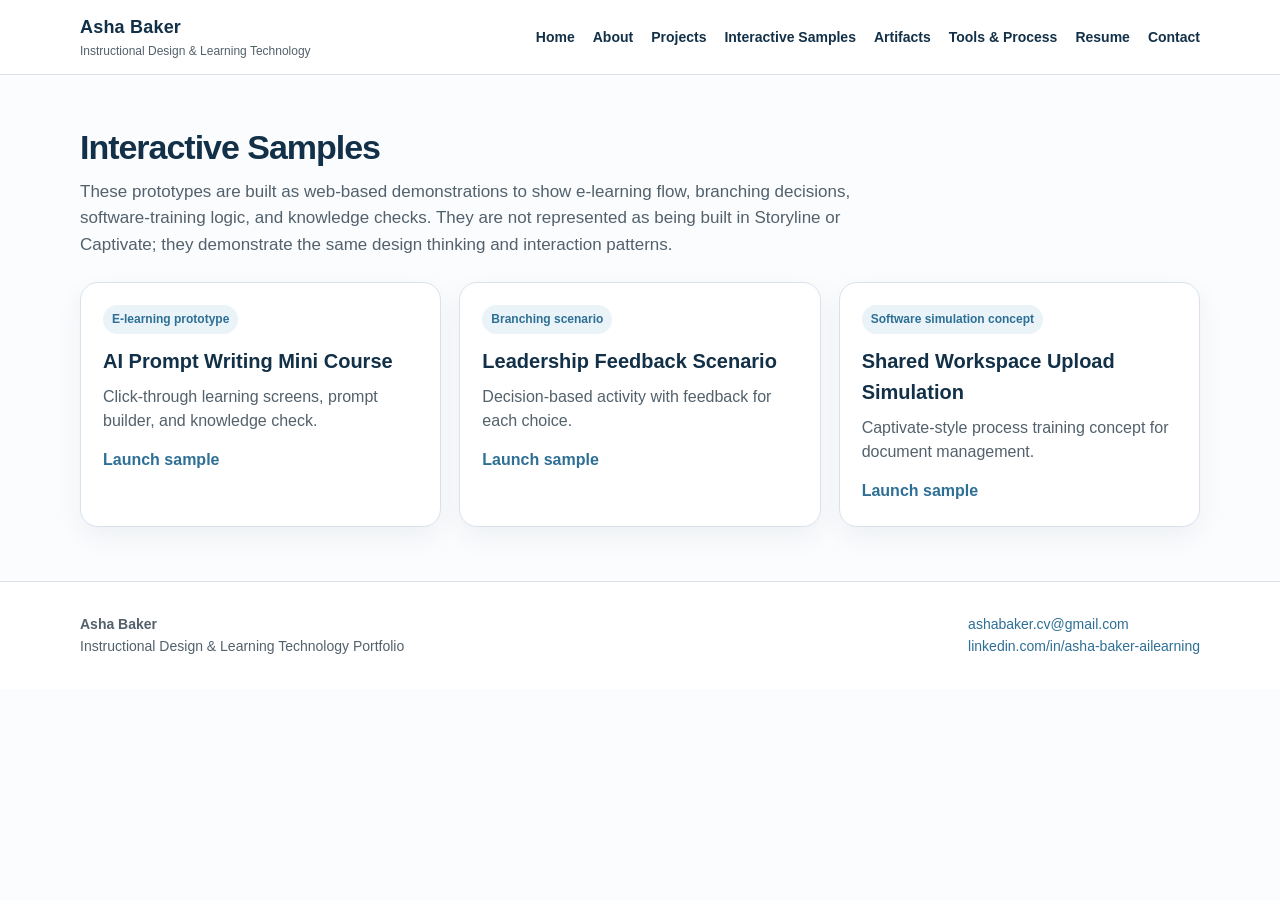
<file: samples.html>
<!doctype html>
<html lang="en"><head><meta charset="utf-8"><meta name="viewport" content="width=device-width,initial-scale=1"><title>Interactive Samples | Asha Baker</title><link rel="stylesheet" href="assets/styles.css"></head>
<body><header><div class="container nav"><a class="brand" href="index.html">Asha Baker<span>Instructional Design & Learning Technology</span></a><nav><ul><li><a href="index.html">Home</a></li><li><a href="about.html">About</a></li><li><a href="projects.html">Projects</a></li><li><a href="samples.html">Interactive Samples</a></li><li><a href="artifacts.html">Artifacts</a></li><li><a href="tools.html">Tools & Process</a></li><li><a href="resume.html">Resume</a></li><li><a href="contact.html">Contact</a></li></ul></nav></div></header>
<section class="section"><div class="container"><h2>Interactive Samples</h2><p class="lead">These prototypes are built as web-based demonstrations to show e-learning flow, branching decisions, software-training logic, and knowledge checks. They are not represented as being built in Storyline or Captivate; they demonstrate the same design thinking and interaction patterns.</p><div class="grid cards"><a class="card" href="sample-ai-mini-course.html"><span class="tag">E-learning prototype</span><h3>AI Prompt Writing Mini Course</h3><p>Click-through learning screens, prompt builder, and knowledge check.</p><strong>Launch sample</strong></a><a class="card" href="sample-branching.html"><span class="tag">Branching scenario</span><h3>Leadership Feedback Scenario</h3><p>Decision-based activity with feedback for each choice.</p><strong>Launch sample</strong></a><a class="card" href="sample-software.html"><span class="tag">Software simulation concept</span><h3>Shared Workspace Upload Simulation</h3><p>Captivate-style process training concept for document management.</p><strong>Launch sample</strong></a></div></div></section>
<footer><div class="container footer-grid"><div><strong>Asha Baker</strong><br>Instructional Design & Learning Technology Portfolio</div><div><a href="mailto:ashabaker.cv@gmail.com">ashabaker.cv@gmail.com</a><br><a href="https://www.linkedin.com/in/asha-baker-ailearning/" target="_blank" rel="noopener">linkedin.com/in/asha-baker-ailearning</a></div></div></footer><script src="assets/script.js"></script></body></html>
</file>
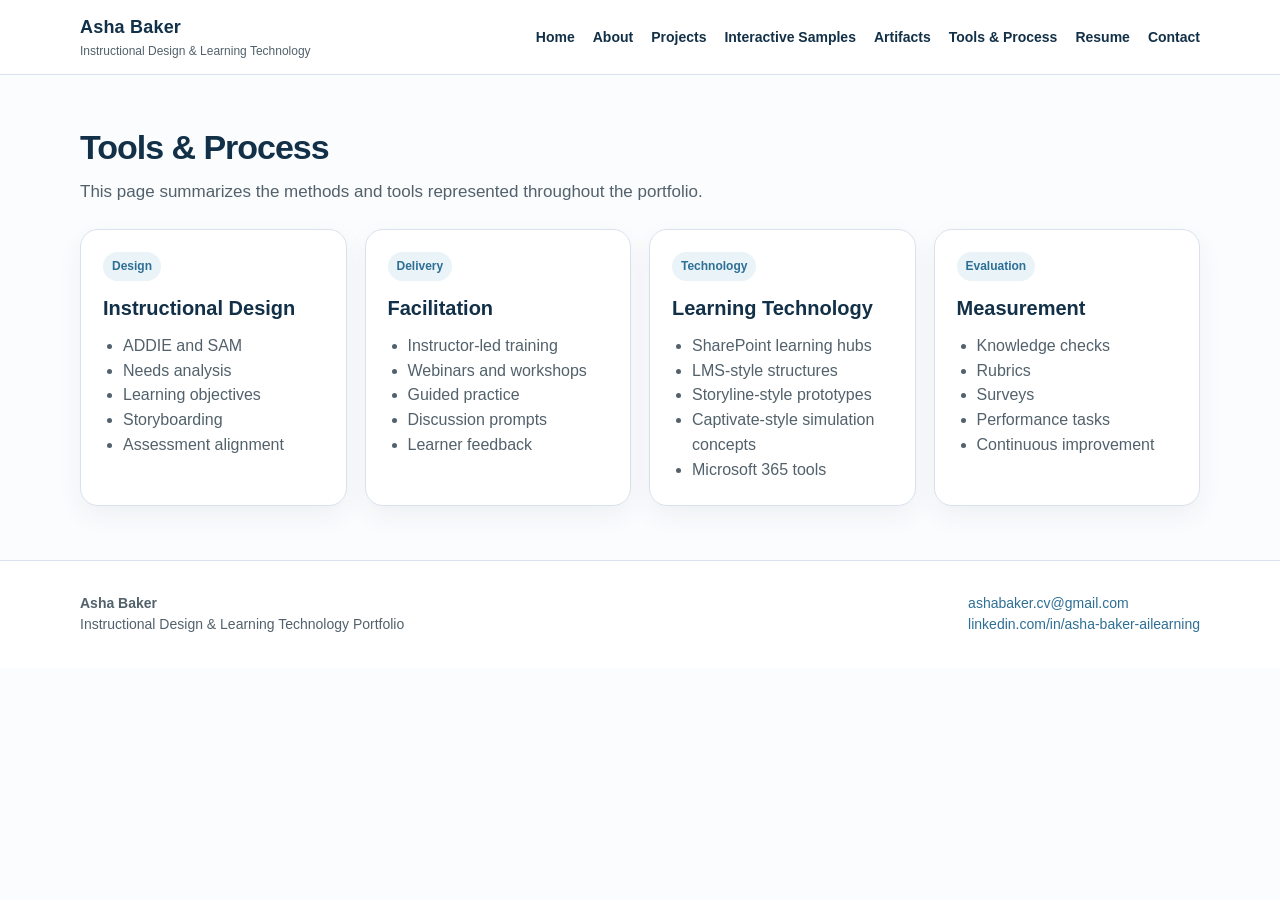
<file: tools.html>
<!doctype html>
<html lang="en"><head><meta charset="utf-8"><meta name="viewport" content="width=device-width,initial-scale=1"><title>Tools &amp; Process | Asha Baker</title><link rel="stylesheet" href="assets/styles.css"></head>
<body><header><div class="container nav"><a class="brand" href="index.html">Asha Baker<span>Instructional Design & Learning Technology</span></a><nav><ul><li><a href="index.html">Home</a></li><li><a href="about.html">About</a></li><li><a href="projects.html">Projects</a></li><li><a href="samples.html">Interactive Samples</a></li><li><a href="artifacts.html">Artifacts</a></li><li><a href="tools.html">Tools & Process</a></li><li><a href="resume.html">Resume</a></li><li><a href="contact.html">Contact</a></li></ul></nav></div></header>
<section class="section"><div class="container"><h2>Tools & Process</h2><p class="lead">This page summarizes the methods and tools represented throughout the portfolio.</p><div class="grid cards"><div class="card"><span class="tag">Design</span><h3>Instructional Design</h3><ul><li>ADDIE and SAM</li><li>Needs analysis</li><li>Learning objectives</li><li>Storyboarding</li><li>Assessment alignment</li></ul></div><div class="card"><span class="tag">Delivery</span><h3>Facilitation</h3><ul><li>Instructor-led training</li><li>Webinars and workshops</li><li>Guided practice</li><li>Discussion prompts</li><li>Learner feedback</li></ul></div><div class="card"><span class="tag">Technology</span><h3>Learning Technology</h3><ul><li>SharePoint learning hubs</li><li>LMS-style structures</li><li>Storyline-style prototypes</li><li>Captivate-style simulation concepts</li><li>Microsoft 365 tools</li></ul></div><div class="card"><span class="tag">Evaluation</span><h3>Measurement</h3><ul><li>Knowledge checks</li><li>Rubrics</li><li>Surveys</li><li>Performance tasks</li><li>Continuous improvement</li></ul></div></div></div></section>
<footer><div class="container footer-grid"><div><strong>Asha Baker</strong><br>Instructional Design & Learning Technology Portfolio</div><div><a href="mailto:ashabaker.cv@gmail.com">ashabaker.cv@gmail.com</a><br><a href="https://www.linkedin.com/in/asha-baker-ailearning/" target="_blank" rel="noopener">linkedin.com/in/asha-baker-ailearning</a></div></div></footer><script src="assets/script.js"></script></body></html>
</file>
<file: assets/styles.css>
:root{
  --brand:#123047;
  --accent:#2E6F95;
  --gold:#C79A3B;
  --ink:#1E2933;
  --muted:#52616B;
  --light:#F5F7FA;
  --line:#D9E2EC;
  --white:#fff;
}
*{box-sizing:border-box}
body{margin:0;font-family:Inter,Segoe UI,Arial,sans-serif;color:var(--ink);background:#fbfcfe;line-height:1.55}
a{color:var(--accent);text-decoration:none} a:hover{text-decoration:underline}
.container{width:min(1120px,92vw);margin:0 auto}
header{position:sticky;top:0;background:rgba(255,255,255,.95);border-bottom:1px solid var(--line);z-index:10;backdrop-filter:blur(8px)}
.nav{display:flex;align-items:center;justify-content:space-between;padding:14px 0;gap:18px}
.brand{font-weight:800;color:var(--brand);letter-spacing:.2px;font-size:18px}.brand span{display:block;font-weight:500;color:var(--muted);font-size:12px;letter-spacing:0}
nav ul{list-style:none;margin:0;padding:0;display:flex;gap:18px;align-items:center;flex-wrap:wrap}nav a{font-weight:650;color:var(--brand);font-size:14px}.btn{display:inline-flex;align-items:center;justify-content:center;padding:11px 16px;border-radius:999px;border:1px solid var(--brand);background:var(--brand);color:white;font-weight:700;text-decoration:none;box-shadow:0 8px 20px rgba(18,48,71,.10)}.btn:hover{text-decoration:none;background:#0c2639}.btn.secondary{background:white;color:var(--brand);border-color:var(--line)}.btn.secondary:hover{background:var(--light)}
.hero{padding:72px 0 52px;background:linear-gradient(135deg,#f7fafc 0%,#edf4f8 58%,#fdfaf2 100%);border-bottom:1px solid var(--line)}
.kicker{font-weight:800;text-transform:uppercase;letter-spacing:.12em;color:var(--gold);font-size:12px;margin-bottom:14px}.hero h1{font-size:clamp(34px,6vw,62px);line-height:1.02;margin:0;color:var(--brand);letter-spacing:-.04em}.hero p{font-size:18px;color:var(--muted);max-width:760px;margin:18px 0 26px}.hero-actions{display:flex;gap:12px;flex-wrap:wrap}.section{padding:54px 0}.section.alt{background:var(--light);border-top:1px solid var(--line);border-bottom:1px solid var(--line)}h2{font-size:34px;line-height:1.1;margin:0 0 12px;color:var(--brand);letter-spacing:-.03em}h3{font-size:20px;color:var(--brand);margin:0 0 8px}.lead{color:var(--muted);max-width:820px;font-size:17px;margin:0 0 24px}
.grid{display:grid;gap:18px}.grid.cards{grid-template-columns:repeat(auto-fit,minmax(240px,1fr))}.card{background:white;border:1px solid var(--line);border-radius:18px;padding:22px;box-shadow:0 10px 26px rgba(18,48,71,.06)}.card .tag{display:inline-block;font-size:12px;font-weight:800;color:var(--accent);background:#e9f3f8;padding:5px 9px;border-radius:999px;margin-bottom:12px}.card p{color:var(--muted);margin:0 0 14px}.card ul{margin:10px 0 0;padding-left:20px;color:var(--muted)}
.disclaimer{border-left:4px solid var(--gold);background:#fffaf0;border-radius:12px;padding:16px 18px;color:#5f4b1d;margin:22px 0}.split{display:grid;grid-template-columns:minmax(0,1.3fr) minmax(280px,.7fr);gap:24px}.pill-list{display:flex;gap:10px;flex-wrap:wrap;margin-top:18px}.pill{border:1px solid var(--line);border-radius:999px;padding:8px 12px;background:white;color:var(--brand);font-weight:650;font-size:13px}.meta{display:grid;grid-template-columns:repeat(auto-fit,minmax(180px,1fr));gap:12px;margin:18px 0}.meta div{background:var(--light);border:1px solid var(--line);border-radius:14px;padding:12px}.meta strong{display:block;color:var(--brand);font-size:12px;text-transform:uppercase;letter-spacing:.08em}.meta span{color:var(--muted);font-size:14px}.artifact-list{display:grid;grid-template-columns:repeat(auto-fit,minmax(260px,1fr));gap:14px}.artifact{display:block;background:white;border:1px solid var(--line);border-radius:15px;padding:17px;text-decoration:none}.artifact:hover{border-color:var(--accent);box-shadow:0 10px 24px rgba(46,111,149,.12);text-decoration:none}.artifact strong{display:block;color:var(--brand);margin-bottom:4px}.artifact span{display:block;color:var(--muted);font-size:14px}
footer{padding:32px 0;border-top:1px solid var(--line);background:white;color:var(--muted);font-size:14px}.footer-grid{display:flex;justify-content:space-between;gap:20px;flex-wrap:wrap}.sample-shell{background:white;border:1px solid var(--line);border-radius:22px;box-shadow:0 14px 35px rgba(18,48,71,.08);overflow:hidden}.sample-header{background:var(--brand);color:white;padding:16px 20px;display:flex;justify-content:space-between;align-items:center}.sample-body{padding:24px}.progress{height:9px;background:#e5edf2;border-radius:999px;overflow:hidden;margin-bottom:16px}.progress span{display:block;height:100%;width:25%;background:var(--accent);transition:.3s}.choice{display:block;width:100%;text-align:left;border:1px solid var(--line);background:#fff;border-radius:14px;padding:14px;margin:10px 0;cursor:pointer;color:var(--brand);font-weight:650}.choice:hover{border-color:var(--accent);background:#f4f9fc}.feedback{display:none;border-left:4px solid var(--accent);background:#f4f9fc;border-radius:12px;padding:14px;margin-top:14px;color:var(--ink)}.sample-controls{display:flex;justify-content:space-between;gap:12px;margin-top:20px}.screen{display:none}.screen.active{display:block}.codebox{background:#0f172a;color:#e2e8f0;border-radius:14px;padding:16px;font-family:ui-monospace,SFMono-Regular,Consolas,monospace;font-size:13px;white-space:pre-wrap}.mockup{border:1px solid var(--line);border-radius:16px;overflow:hidden;background:white}.mockupbar{background:#f1f5f9;padding:10px 14px;border-bottom:1px solid var(--line);color:var(--muted);font-size:13px}.mockupgrid{display:grid;grid-template-columns:180px 1fr;min-height:300px}.mocknav{border-right:1px solid var(--line);background:#f8fafc;padding:14px}.mocknav div{padding:9px 10px;border-radius:10px;margin-bottom:6px}.mocknav .active{background:#e9f3f8;color:var(--accent);font-weight:800}.mockcontent{padding:18px}.step{border:1px solid var(--line);border-radius:14px;padding:14px;margin-bottom:10px}.step button{margin-top:8px}.ok{background:#ecfdf3;border:1px solid #bbf7d0;color:#166534;border-radius:12px;padding:12px;display:none}@media(max-width:760px){.split{grid-template-columns:1fr}.mockupgrid{grid-template-columns:1fr}.mocknav{border-right:0;border-bottom:1px solid var(--line)}nav ul{gap:10px}.hero{padding:46px 0}.section{padding:38px 0}}
</file>
